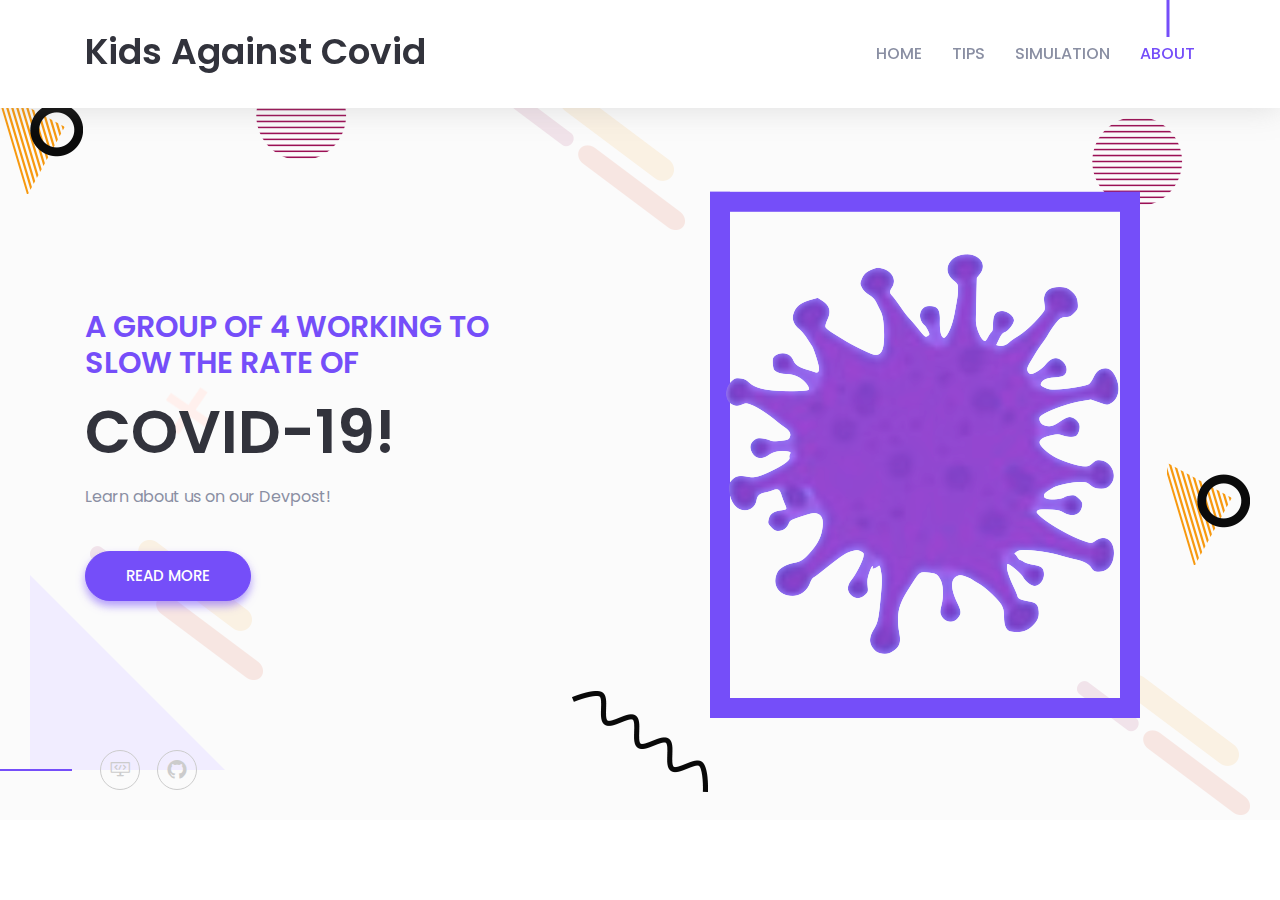
<file: about.html>
<!DOCTYPE html>
<html lang="en">
<head>
    <meta charset="UTF-8">
    <meta name="viewport" content="width=device-width, initial-scale=1.0">
    <link rel="stylesheet" type="text/css" href="index.css">
    <title>KidsAgainstCovid</title>

    <meta charset="utf-8">
    <meta http-equiv="x-ua-compatible" content="ie=edge">
    <meta name="description" content="">
    <meta name="viewport" content="width=device-width, initial-scale=1, shrink-to-fit=no">

    <!--====== Favicon Icon ======-->
    <link rel="shortcut icon" href="assets/images/favicon.png" type="image/png">

    <!--====== Bootstrap css ======-->
    <link rel="stylesheet" href="assets/css/bootstrap.min.css">

    <!--====== Line Icons css ======-->
    <link rel="stylesheet" href="assets/css/LineIcons.css">

    <!--====== Magnific Popup css ======-->
    <link rel="stylesheet" href="assets/css/magnific-popup.css">

    <!--====== Default css ======-->
    <link rel="stylesheet" href="assets/css/default.css">

    <!--====== Style css ======-->
    <link rel="stylesheet" href="assets/css/style.css">

</head>
<body>
    
    

    <!--====== HEADER PART START ======-->

    <header id="home" class="header-area">
        <div class="navigation fixed-top">
            <div class="container">
                <div class="row">
                    <div class="col-lg-12">
                        <nav class="navbar navbar-expand-lg">
                            <a class="navbar-brand" href="index.html">
                                <h2>Kids Against Covid</h2>
                            </a> <!-- Logo -->
                            <button class="navbar-toggler" type="button" data-toggle="collapse" data-target="#navbarSupportedContent" aria-controls="navbarSupportedContent" aria-expanded="false" aria-label="Toggle navigation">
                                <span class="toggler-icon"></span>
                                <span class="toggler-icon"></span>
                                <span class="toggler-icon"></span>
                            </button>

                            <div class="collapse navbar-collapse" id="navbarSupportedContent">
                                <ul class="navbar-nav ml-auto">
                                    <li class="nav-item"><a class="page-scroll" href="index.html">Home</a></li>
                                    <li class="nav-item"><a class="page-scroll" href="tips.html">Tips</a></li>
                                    <li class="nav-item"><a class="page-scroll" href="simulation.html">Simulation</a></li>
                                    <li class="nav-item active"><a class="page-scroll" href="about.html">About</a></li>
                                </ul>
                            </div> <!-- navbar collapse -->
                        </nav> <!-- navbar -->
                    </div>
                </div> <!-- row -->
            </div> <!-- container -->
        </div> <!-- navigation -->

        <div id="parallax" class="header-content d-flex align-items-center">
            <div class="header-shape shape-one layer" data-depth="0.10">
                <img src="assets/images/banner/shape/shape-1.png" alt="Shape">
            </div> <!-- header shape -->
            <div class="header-shape shape-tow layer" data-depth="0.30">
                <img src="assets/images/banner/shape/shape-2.png" alt="Shape">
            </div> <!-- header shape -->
            <div class="header-shape shape-three layer" data-depth="0.40">
                <img src="assets/images/banner/shape/shape-3.png" alt="Shape">
            </div> <!-- header shape -->
            <div class="header-shape shape-fore layer" data-depth="0.60">
                <img src="assets/images/banner/shape/shape-2.png" alt="Shape">
            </div> <!-- header shape -->
            <div class="header-shape shape-five layer" data-depth="0.20">
                <img src="assets/images/banner/shape/shape-1.png" alt="Shape">
            </div> <!-- header shape -->
            <div class="header-shape shape-six layer" data-depth="0.15">
                <img src="assets/images/banner/shape/shape-4.png" alt="Shape">
            </div> <!-- header shape -->
            <div class="header-shape shape-seven layer" data-depth="0.50">
                <img src="assets/images/banner/shape/shape-5.png" alt="Shape">
            </div> <!-- header shape -->
            <div class="header-shape shape-eight layer" data-depth="0.40">
                <img src="assets/images/banner/shape/shape-3.png" alt="Shape">
            </div> <!-- header shape -->
            <div class="header-shape shape-nine layer" data-depth="0.20">
                <img src="assets/images/banner/shape/shape-6.png" alt="Shape">
            </div> <!-- header shape -->
            <div class="header-shape shape-ten layer" data-depth="0.30">
                <img src="assets/images/banner/shape/shape-3.png" alt="Shape">
            </div> <!-- header shape -->
            <div class="container">
                <div class="row align-items-center">
                    <div class="col-xl-5 col-lg-6">
                        <div class="header-content-right">
                            <h4 class="sub-title">A group of 4 working to slow the rate of</h4>
                            <h1 class="title">COVID-19!</h1>
                            <p>Learn about us on our Devpost!</p>
                            <a class="main-btn" href="https://devpost.com/software/kidsagainstcovid">Read More</a>
                        </div> <!-- header content right -->
                    </div>
                    <div class="col-lg-6 offset-xl-1">
                        <div class="header-image d-none d-lg-block">
                            <img src="assets/images/banner/hero.png" alt="hero">
                        </div> <!-- header image -->
                    </div>
                </div> <!-- row -->
       
    </div> <!-- container -->
    <div class="header-social">
        <div class="container">
            <div class="row">
                <div class="col-lg-12">
                    <div class="header-social-icon">
                        <ul>
                            <li><a href="https://devpost.com/software/kidsagainstcovid"><i class="lni-code-alt"></i></a></li>
                            <li><a href="https://github.com/catrionachan/KidsAgainstCovid"><i class="lni-github-original"></i></a></li>
                        </ul>
                    </div> <!-- header social -->
                </div>
            </div> <!-- row -->
        </div> <!-- container -->
    </div> <!-- header social -->
</div> <!-- header content -->
</header>

    <!--====== HEADER PART ENDS ======-->   

</body>
</html>
</file>
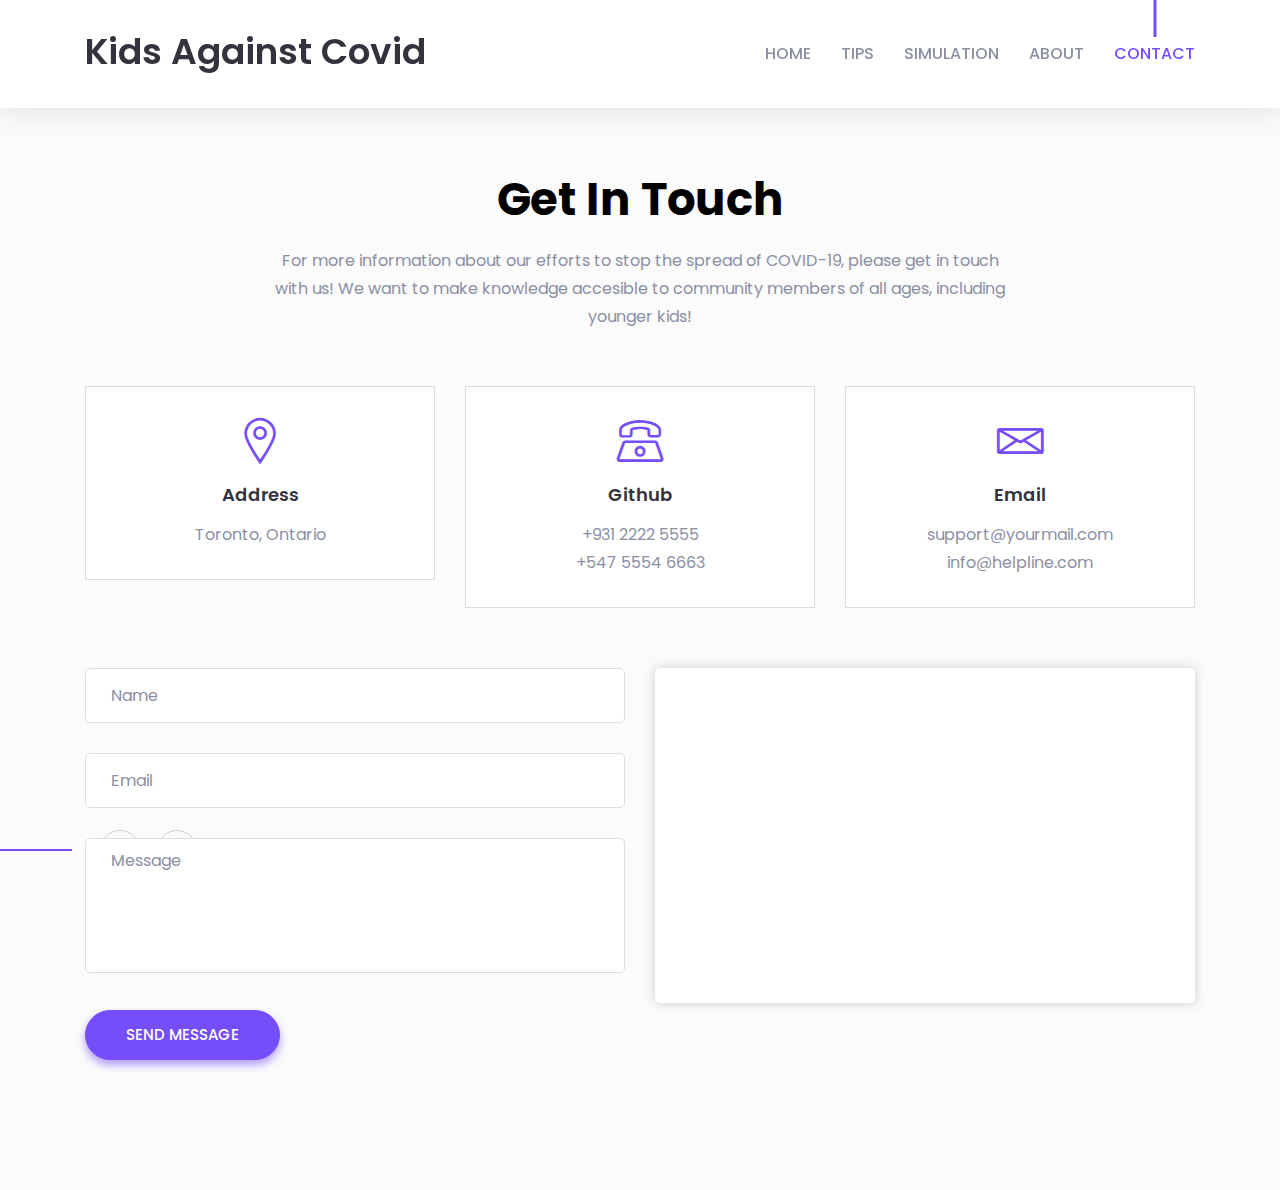
<file: contact.html>
<!DOCTYPE html>
<html lang="en">
<head>
    <meta charset="UTF-8">
    <meta name="viewport" content="width=device-width, initial-scale=1.0">
    <link rel="stylesheet" type="text/css" href="index.css">
    <title>KidsAgainstCovid</title>

    <meta charset="utf-8">
    <meta http-equiv="x-ua-compatible" content="ie=edge">
    <meta name="description" content="">
    <meta name="viewport" content="width=device-width, initial-scale=1, shrink-to-fit=no">

    <!--====== Favicon Icon ======-->
    <link rel="shortcut icon" href="assets/images/favicon.png" type="image/png">

    <!--====== Bootstrap css ======-->
    <link rel="stylesheet" href="assets/css/bootstrap.min.css">

    <!--====== Line Icons css ======-->
    <link rel="stylesheet" href="assets/css/LineIcons.css">

    <!--====== Magnific Popup css ======-->
    <link rel="stylesheet" href="assets/css/magnific-popup.css">

    <!--====== Default css ======-->
    <link rel="stylesheet" href="assets/css/default.css">

    <!--====== Style css ======-->
    <link rel="stylesheet" href="assets/css/style.css">

</head>
<body>
    
    

    <!--====== HEADER PART START ======-->

    <header id="home" class="header-area">
        <div class="navigation fixed-top">
            <div class="container">
                <div class="row">
                    <div class="col-lg-12">
                        <nav class="navbar navbar-expand-lg">
                            <a class="navbar-brand" href="index.html">
                                <h2>Kids Against Covid</h2>
                            </a> <!-- Logo -->
                            <button class="navbar-toggler" type="button" data-toggle="collapse" data-target="#navbarSupportedContent" aria-controls="navbarSupportedContent" aria-expanded="false" aria-label="Toggle navigation">
                                <span class="toggler-icon"></span>
                                <span class="toggler-icon"></span>
                                <span class="toggler-icon"></span>
                            </button>

                            <div class="collapse navbar-collapse" id="navbarSupportedContent">
                                <ul class="navbar-nav ml-auto">
                                    <li class="nav-item"><a class="page-scroll" href="index.html">Home</a></li>
                                    <li class="nav-item"><a class="page-scroll" href="tips.html">Tips</a></li>
                                    <li class="nav-item"><a class="page-scroll" href="simulation.html">Simulation</a></li>
                                    <li class="nav-item"><a class="page-scroll" href="about.html">About</a></li>
                                    <li class="nav-item active"><a class="page-scroll" href="contact.html">Contact</a></li>
                                </ul>
                            </div> <!-- navbar collapse -->
                        </nav> <!-- navbar -->
                    </div>
                </div> <!-- row -->
            </div> <!-- container -->
        </div> <!-- navigation -->
       
            </div> <!-- container -->
            <div class="header-social">
                <div class="container">
                    <div class="row">
                        <div class="col-lg-12">
                            <div class="header-social-icon">
                                <ul>
                                    <li><a href="https://devpost.com/software/kidsagainstcovid"><i class="lni-code-alt"></i></a></li>
                                    <li><a href="https://github.com/catrionachan/KidsAgainstCovid"><i class="lni-github-original"></i></a></li>
                                </ul>
                            </div> <!-- header social -->
                        </div>
                    </div> <!-- row -->
                </div> <!-- container -->
            </div> <!-- header social -->
        </div> <!-- header content -->
    </header>

    <!--====== HEADER PART ENDS ======-->   

 <!--====== CONTACT PART START ======-->

 <section id="contact" class="contact-area pt-125 pb-130 gray-bg">
    <div class="container">
        <div class="row justify-content-center">
            <div class="col-lg-8">
                <div class="section-title text-center pb-25">
                    <br>
                    <br>
                    <h2 class="title">Get In Touch</h2>
                    <p>For more information about our efforts to stop the spread of COVID-19, please get in touch with us! We want to make knowledge accesible to community members of all ages, including younger kids!</p>
                </div> <!-- section title -->
            </div>
        </div> <!-- row -->
        <div class="row justify-content-center">
            <div class="col-lg-4 col-md-6 col-sm-7">
                <div class="contact-box text-center mt-30">
                    <div class="contact-icon">
                        <i class="lni-map-marker"></i>
                    </div>
                    <div class="contact-content">
                        <h6 class="contact-title">Address</h6>
                        <p>Toronto, Ontario</p>
                    </div>
                </div> <!-- contact box -->
            </div>
            <div class="col-lg-4 col-md-6 col-sm-7">
                <div class="contact-box text-center mt-30">
                    <div class="contact-icon">
                        <i class="lni-phone"></i>
                    </div>
                    <div class="contact-content">
                        <h6 class="contact-title">Github</h6>
                        <p>+931 2222 5555</p>
                        <p>+547 5554 6663</p>
                    </div>
                </div> <!-- contact box -->
            </div>
            <div class="col-lg-4 col-md-6 col-sm-7">
                <div class="contact-box text-center mt-30">
                    <div class="contact-icon">
                        <i class="lni-envelope"></i>
                    </div>
                    <div class="contact-content">
                        <h6 class="contact-title">Email</h6>
                        <p>support@yourmail.com</p>
                        <p>info@helpline.com</p>
                    </div>
                </div> <!-- contact box -->
            </div>
        </div> <!-- row -->
        <div class="row">
            <div class="col-lg-6">
                <div class="contact-form pt-30">
                    <form id="contact-form" action="assets/contact.php">
                        <div class="single-form">
                            <input type="text" name="name" placeholder="Name">
                        </div> <!-- single form -->
                        <div class="single-form">
                            <input type="email" name="email" placeholder="Email">
                        </div> <!-- single form -->
                        <div class="single-form">
                            <textarea name="message" placeholder="Message"></textarea>
                        </div> <!-- single form -->
                        <p class="form-message"></p>
                        <div class="single-form">
                            <button class="main-btn" type="submit">Send Message</button>
                        </div> <!-- single form -->
                    </form>
                </div> <!-- contact form -->
            </div>
            <div class="col-lg-6">
                <div class="contact-map mt-60">
                    <div class="gmap_canvas">                            
                        <iframe id="gmap_canvas" src="https://maps.google.com/maps?q=Mission%20District%2C%20San%20Francisco%2C%20CA%2C%20USA&t=&z=13&ie=UTF8&iwloc=&output=embed" frameborder="0" scrolling="no" marginheight="0" marginwidth="0"></iframe>
                    </div>
                </div> <!-- contact map -->
            </div>
        </div> <!-- row -->
    </div> <!-- container -->
</section>

<!--====== CONTACT PART ENDS ======-->

</body>
</html>
</file>
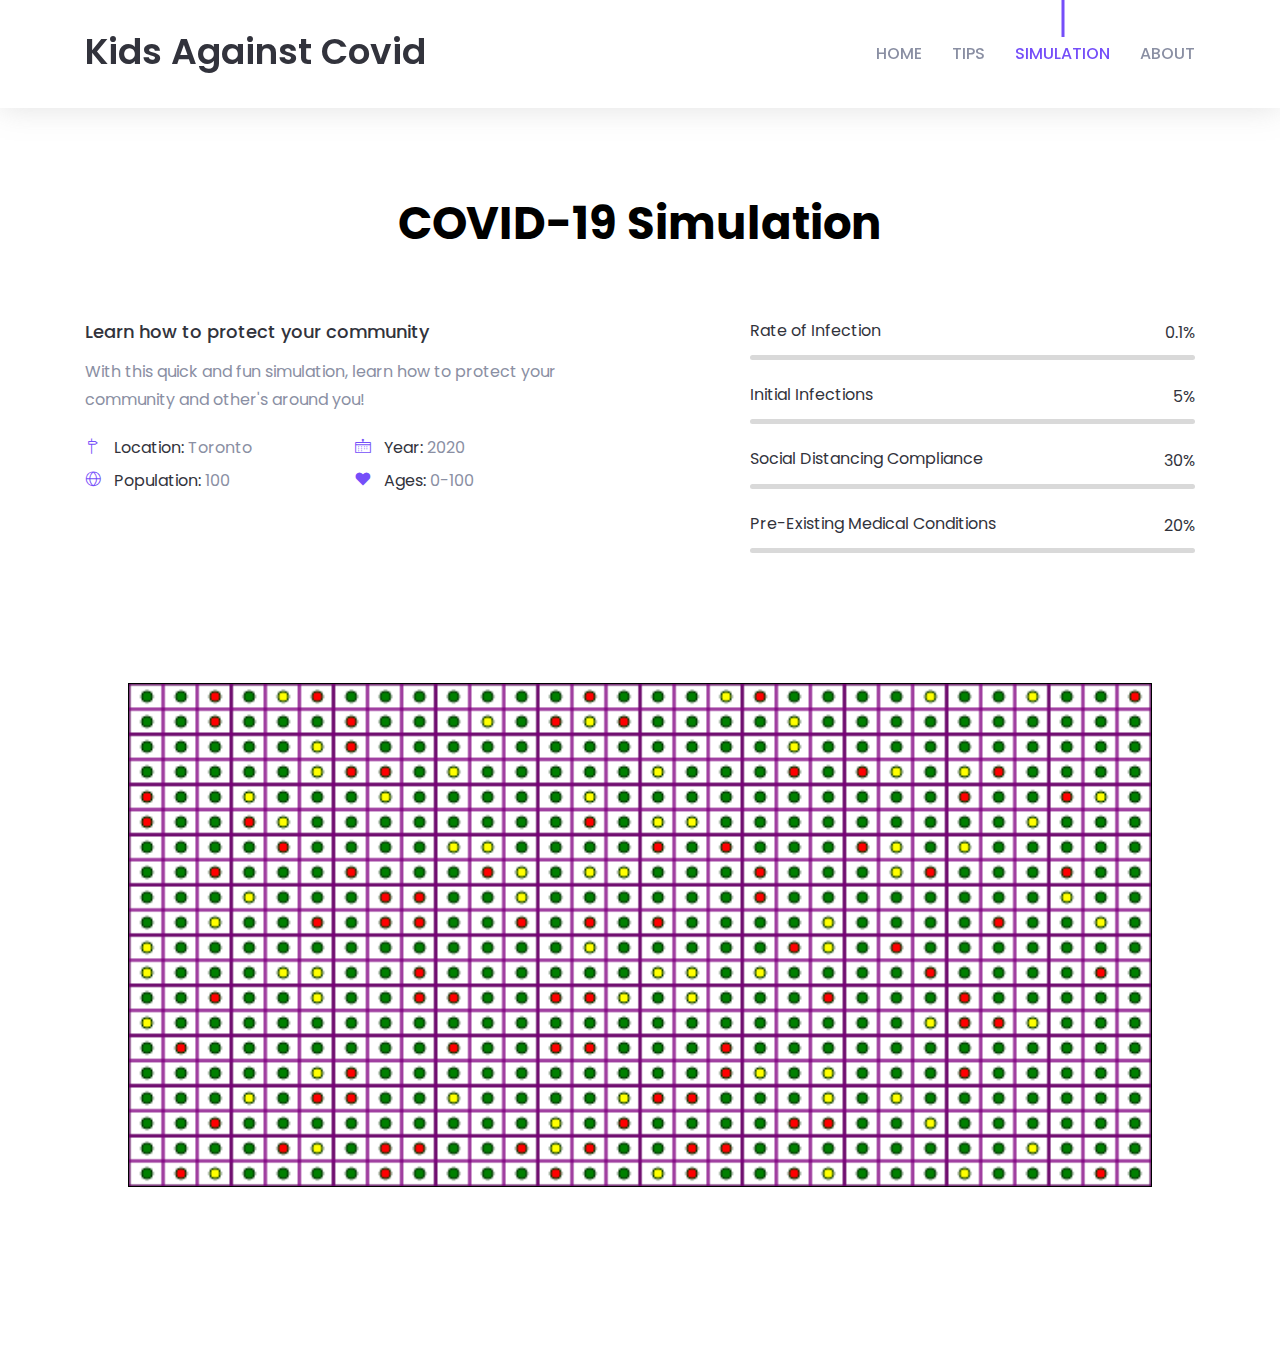
<file: simulation.html>
<!DOCTYPE html>
<html lang="en">
<head>
    <meta charset="UTF-8">
    <meta name="viewport" content="width=device-width, initial-scale=1.0">
    <link rel="stylesheet" type="text/css" href="index.css">
    <script src="draw.js"></script>
    <script src="grid.js"></script>
    <script src="simulation.js"></script>
    <title>KidsAgainstCovid</title>

    <meta charset="utf-8">
    <meta http-equiv="x-ua-compatible" content="ie=edge">
    <meta name="description" content="">
    <meta name="viewport" content="width=device-width, initial-scale=1, shrink-to-fit=no">

    <!--====== Favicon Icon ======-->
    <link rel="shortcut icon" href="assets/images/favicon.png" type="image/png">

    <!--====== Bootstrap css ======-->
    <link rel="stylesheet" href="assets/css/bootstrap.min.css">

    <!--====== Line Icons css ======-->
    <link rel="stylesheet" href="assets/css/LineIcons.css">

    <!--====== Magnific Popup css ======-->
    <link rel="stylesheet" href="assets/css/magnific-popup.css">

    <!--====== Default css ======-->
    <link rel="stylesheet" href="assets/css/default.css">

    <!--====== Style css ======-->
    <link rel="stylesheet" href="assets/css/style.css">

</head>
<body>
    
    

     
    <!--====== HEADER PART START ======-->

    <header id="home" class="header-area">
        <div class="navigation fixed-top">
            <div class="container">
                <div class="row">
                    <div class="col-lg-12">
                        <nav class="navbar navbar-expand-lg">
                            <a class="navbar-brand" href="index.html">
                                <h2>Kids Against Covid</h2>
                            </a> <!-- Logo -->
                            <button class="navbar-toggler" type="button" data-toggle="collapse" data-target="#navbarSupportedContent" aria-controls="navbarSupportedContent" aria-expanded="false" aria-label="Toggle navigation">
                                <span class="toggler-icon"></span>
                                <span class="toggler-icon"></span>
                                <span class="toggler-icon"></span>
                            </button>

                            <div class="collapse navbar-collapse" id="navbarSupportedContent">
                                <ul class="navbar-nav ml-auto">
                                    <li class="nav-item"><a class="page-scroll" href="index.html">Home</a></li>
                                    <li class="nav-item"><a class="page-scroll" href="tips.html">Tips</a></li>
                                    <li class="nav-item active"><a class="page-scroll" href="simulation.html">Simulation</a></li>
                                    <li class="nav-item"><a class="page-scroll" href="about.html">About</a></li>
                                </ul>
                            </div> <!-- navbar collapse -->
                        </nav> <!-- navbar -->
                    </div>
                </div> <!-- row -->
            </div> <!-- container -->
        </div> <!-- navigation -->

       
  
</div> <!-- header content -->
</header>

    <!--====== HEADER PART ENDS ======-->   

      <!--====== ABOUT PART START ======-->

      <section id="about" class="about-area pt-125 pb-130">
        <div class="container">
            <div class="row justify-content-center">
                <div class="col-lg-8">
                    <div class="section-title text-center">
                        <br>
                        <br>
                        <br>
                        <h2 class="title">COVID-19 Simulation</h2>
                        <p></p>
                    </div> <!-- section title -->
                </div>
            </div> <!-- row -->
            <div class="row">
                <div class="col-lg-6">
                    <div class="about-content mt-50">
                        <h5 class="about-title">Learn how to protect your community</h5>
                        <p>With this quick and fun simulation, learn how to protect your community and other's around you!</p>
                        <ul class="clearfix">
                            <li>
                                <div class="single-info d-flex align-items-center">
                                    <div class="info-icon">
                                        <i class="lni-direction"></i>
                                    </div>
                                    <div class="info-text">
                                        <p><span>Location:</span> Toronto</p>
                                    </div>
                                </div> <!-- single info -->
                            </li>
                            <li>
                                <div class="single-info d-flex align-items-center">
                                    <div class="info-icon">
                                        <i class="lni-calendar"></i>
                                    </div>
                                    <div class="info-text">
                                        <p><span>Year:</span> 2020</p>
                                    </div>
                                </div> <!-- single info -->
                            </li>
                            <li>
                                <div class="single-info d-flex align-items-center">
                                    <div class="info-icon">
                                        <i class="lni-world"></i>
                                    </div>
                                    <div class="info-text">
                                        <p><span>Population:</span> 100</p>
                                    </div>
                                </div> <!-- single info -->
                            </li>
                            <li>
                                <div class="single-info d-flex align-items-center">
                                    <div class="info-icon">
                                        <i class="lni-heart-filled"></i>
                                    </div>
                                    <div class="info-text">
                                        <p><span>Ages:</span> 0-100</p>
                                    </div>
                                </div> <!-- single info -->
                            </li>
                        </ul>
                    </div> <!-- about content -->
                </div>
                <div class="col-xl-5 offset-xl-1 col-lg-6">
                    <div class="about-skills pt-25">
                        <div class="skill-item mt-25">
                            <div class="skill-header">
                                <h6 class="skill-title">Rate of Infection</h6>
                                <div class="skill-percentage">
                                    <div class="count-box counted">
                                        <span class="counter">0.1</span>
                                    </div>
                                    %
                                </div>
                            </div>
                            <div class="skill-bar">
                                <div class="bar-inner">
                                    <div class="bar progress-line" data-width="80"></div>
                                </div>
                            </div>
                        </div> <!-- skill item -->
                        <div class="skill-item mt-25">
                            <div class="skill-header">
                                <h6 class="skill-title">Initial Infections</h6>
                                <div class="skill-percentage">
                                    <div class="count-box counted">
                                        <span class="counter">5</span>
                                    </div>
                                    %
                                </div>
                            </div>
                            <div class="skill-bar">
                                <div class="bar-inner">
                                    <div class="bar progress-line" data-width="60"></div>
                                </div>
                            </div>
                        </div> <!-- skill item -->
                        <div class="skill-item mt-25">
                            <div class="skill-header">
                                <h6 class="skill-title">Social Distancing Compliance</h6>
                                <div class="skill-percentage">
                                    <div class="count-box counted">
                                        <span class="counter">30</span>
                                    </div>
                                    %
                                </div>
                            </div>
                            <div class="skill-bar">
                                <div class="bar-inner">
                                    <div class="bar progress-line" data-width="50"></div>
                                </div>
                            </div>
                        </div> <!-- skill item -->
                        <div class="skill-item mt-25">
                            <div class="skill-header">
                                <h6 class="skill-title">Pre-Existing Medical Conditions</h6>
                                <div class="skill-percentage">
                                    <div class="count-box counted">
                                        <span class="counter">20</span>
                                    </div>
                                    %
                                </div>
                            </div>
                            <div class="skill-bar">
                                <div class="bar-inner">
                                    <div class="bar progress-line" data-width="90"></div>
                                </div>
                            </div>
                        </div> <!-- skill item -->
                    </div> <!-- about skills -->
                </div>
            </div> <!-- row -->
        </div> <!-- container -->
    </section>

    <!--====== ABOUT PART ENDS ======-->
 
    <canvas id="myCanvas" width="570" height="280" style="border:1px solid #000000;"></canvas>
    
          <body onload="draw();">
            <canvas id="circle" width="150" height="150"></canvas>
            </body>

    </div>

</body>


</html>
</file>
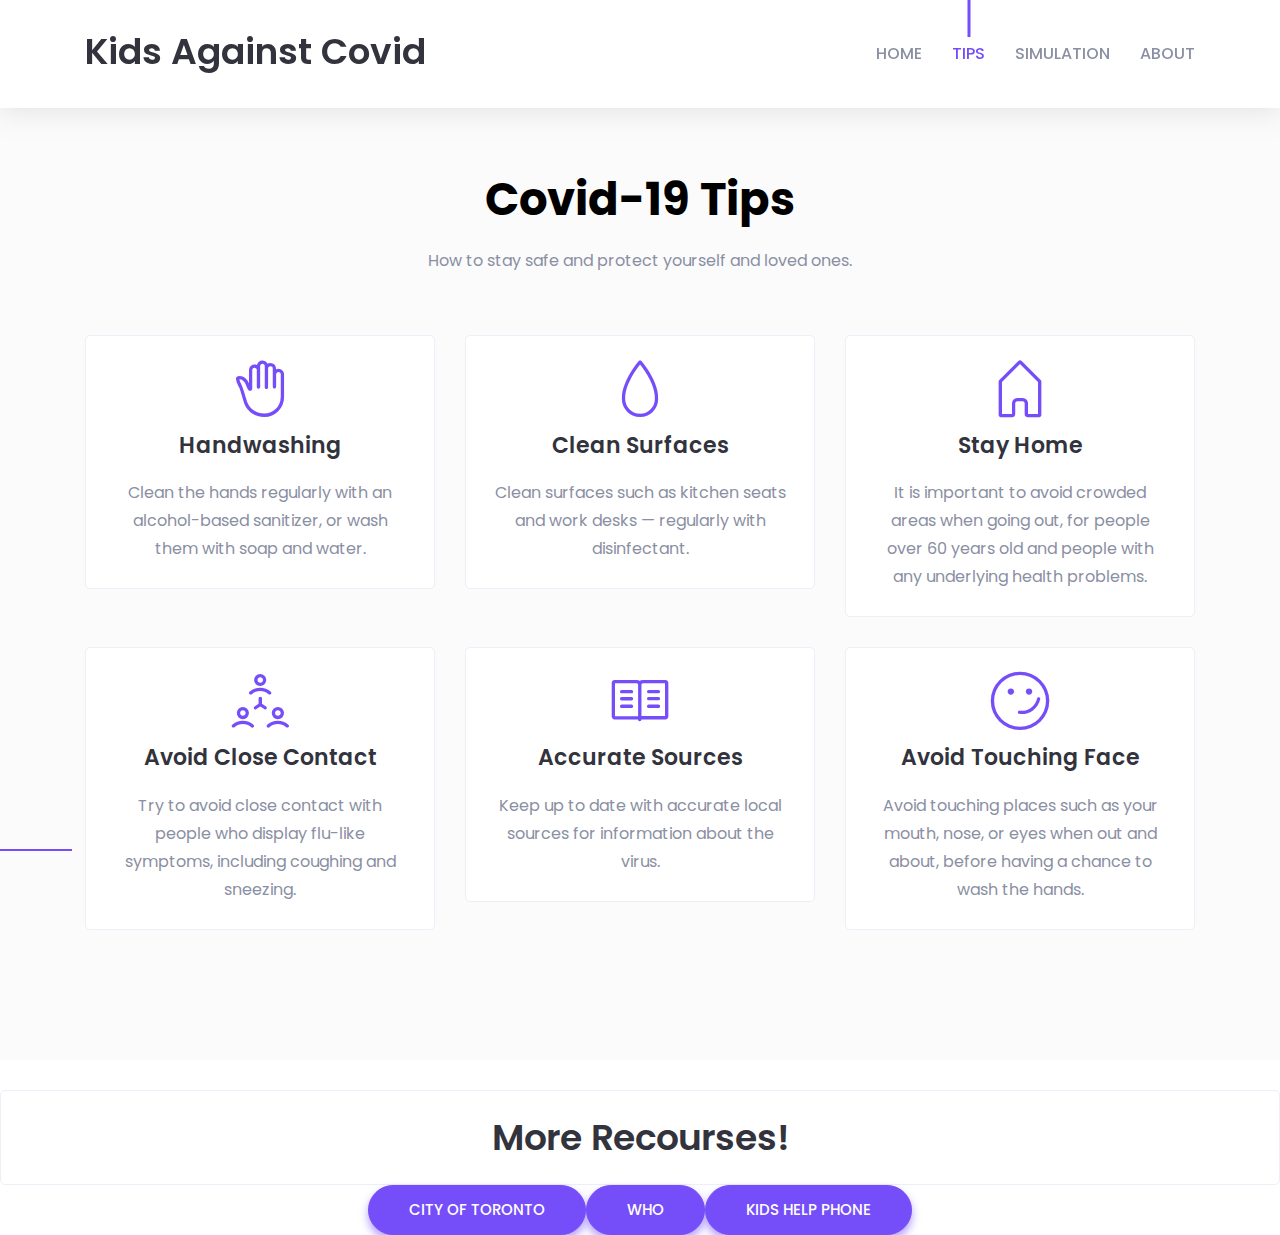
<file: tips.html>
<!DOCTYPE html>
<html lang="en">
<head>
    <meta charset="UTF-8">
    <meta name="viewport" content="width=device-width, initial-scale=1.0">
    <link rel="stylesheet" type="text/css" href="index.css">
    <title>KidsAgainstCovid</title>

    <meta charset="utf-8">
    <meta http-equiv="x-ua-compatible" content="ie=edge">
    <meta name="description" content="">
    <meta name="viewport" content="width=device-width, initial-scale=1, shrink-to-fit=no">

    <!--====== Favicon Icon ======-->
    <link rel="shortcut icon" href="assets/images/favicon.png" type="image/png">

    <!--====== Bootstrap css ======-->
    <link rel="stylesheet" href="assets/css/bootstrap.min.css">

    <!--====== Line Icons css ======-->
    <link rel="stylesheet" href="assets/css/LineIcons.css">

    <!--====== Magnific Popup css ======-->
    <link rel="stylesheet" href="assets/css/magnific-popup.css">

    <!--====== Default css ======-->
    <link rel="stylesheet" href="assets/css/default.css">

    <!--====== Style css ======-->
    <link rel="stylesheet" href="assets/css/style.css">

</head>
<body>
    
    

    <!--====== HEADER PART START ======-->

    <header id="home" class="header-area">
        <div class="navigation fixed-top">
            <div class="container">
                <div class="row">
                    <div class="col-lg-12">
                        <nav class="navbar navbar-expand-lg">
                            <a class="navbar-brand" href="index.html">
                                <h2>Kids Against Covid</h2>
                            </a> <!-- Logo -->
                            <button class="navbar-toggler" type="button" data-toggle="collapse" data-target="#navbarSupportedContent" aria-controls="navbarSupportedContent" aria-expanded="false" aria-label="Toggle navigation">
                                <span class="toggler-icon"></span>
                                <span class="toggler-icon"></span>
                                <span class="toggler-icon"></span>
                            </button>

                            <div class="collapse navbar-collapse" id="navbarSupportedContent">
                                <ul class="navbar-nav ml-auto">
                                    <li class="nav-item"><a class="page-scroll" href="index.html">Home</a></li>
                                    <li class="nav-item active"><a class="page-scroll" href="tips.html">Tips</a></li>
                                    <li class="nav-item"><a class="page-scroll" href="simulation.html">Simulation</a></li>
                                    <li class="nav-item"><a class="page-scroll" href="about.html">About</a></li>
                                </ul>
                            </div> <!-- navbar collapse -->
                        </nav> <!-- navbar -->
                    </div>
                </div> <!-- row -->
            </div> <!-- container -->
        </div> <!-- navigation -->

    </div> <!-- container -->
    <div class="header-social">
        <div class="container">
            <div class="row">
                <div class="col-lg-12">
                    <div class="header-social-icon">
                        <ul>
                            <li><a href="https://devpost.com/software/kidsagainstcovid"><i class="lni-code-alt"></i></a></li>
                            <li><a href="https://github.com/catrionachan/KidsAgainstCovid"><i class="lni-github-original"></i></a></li>
                        </ul>
                    </div> <!-- header social -->
                </div>
            </div> <!-- row -->
        </div> <!-- container -->
    </div> <!-- header social -->
</div> <!-- header content -->
</header>

    <!--====== HEADER PART ENDS ======-->   

    <!--====== SERVICES PART START ======-->

    <section id="service" class="services-area gray-bg pt-125 pb-130">
        <div class="container">
            <div class="row justify-content-center">
                <div class="col-lg-8">
                    <div class="section-title text-center pb-30">
                        <br>
                        <br>
                        <h2 class="title">Covid-19 Tips</h2>
                        <p>How to stay safe and protect yourself and loved ones.</p>
                    </div> <!-- section title -->
                </div>
            </div> <!-- row -->
            <div class="row justify-content-center">
                <div class="col-lg-4 col-md-6 col-sm-8">
                    <div class="single-service text-center mt-30">
                        <div class="service-icon">
                            <i class="lni-hand"></i>
                        </div>
                        <div class="service-content">
                            <h4 class="service-title"><a href="#">Handwashing</a></h4>
                            <p>Clean the hands regularly with an alcohol-based sanitizer, or wash them with soap and water.</p>
                        </div>
                    </div> <!-- single service -->
                </div>
                <div class="col-lg-4 col-md-6 col-sm-8">
                    <div class="single-service text-center mt-30">
                        <div class="service-icon">
                            <i class="lni-drop"></i>
                        </div>
                        <div class="service-content">
                            <h4 class="service-title"><a href="#contact">Clean Surfaces</a></h4>
                            <p>Clean surfaces such as kitchen seats and work desks — regularly with disinfectant.</p>
                        </div>
                    </div> <!-- single service -->
                </div>
                <div class="col-lg-4 col-md-6 col-sm-8">
                    <div class="single-service text-center mt-30">
                        <div class="service-icon">
                            <i class="lni-home"></i>
                        </div>
                        <div class="service-content">
                            <h4 class="service-title"><a href="#">Stay Home</a></h4>
                            <p>It is important to avoid crowded areas when going out, for people over 60 years old and people with any underlying health problems.</p>
                        </div>
                    </div> <!-- single service -->
                </div>
                <div class="col-lg-4 col-md-6 col-sm-8">
                    <div class="single-service text-center mt-30">
                        <div class="service-icon">
                            <i class="lni-network"></i>
                        </div>
                        <div class="service-content">
                            <h4 class="service-title"><a href="#">Avoid Close Contact</a></h4>
                            <p>Try to avoid close contact with people who display flu-like symptoms, including coughing and sneezing.</p>
                        </div>
                    </div> <!-- single service -->
                </div>
                <div class="col-lg-4 col-md-6 col-sm-8">
                    <div class="single-service text-center mt-30">
                        <div class="service-icon">
                            <i class="lni-library"></i>
                        </div>
                        <div class="service-content">
                            <h4 class="service-title"><a href="#">Accurate Sources</a></h4>
                            <p>Keep up to date with accurate local sources for information about the virus.</p>
                        </div>
                    </div> <!-- single service -->
                </div>
                <div class="col-lg-4 col-md-6 col-sm-8">
                    <div class="single-service text-center mt-30">
                        <div class="service-icon">
                            <i class="lni-emoji-friendly"></i>
                        </div>
                        <div class="service-content">
                            <h4 class="service-title"><a href="#">Avoid Touching Face</a></h4>
                            <p>Avoid touching places such as your mouth, nose, or eyes when out and about, before having a chance to wash the hands.</p>
                        </div>
                    </div> <!-- single service -->
                </div>
            </div> <!-- row -->
        </div> <!-- container -->
    </section>
     </div> <!-- header shape -->
           <div class="row justify-content-center">
            <div class="col-lg-12">
                    <div class="single-service text-center mt-30">
                      <h2 class="title">More Recourses!</h2>
                    </div>
                    </div>
                        <a class="main-btn" href="https://www.toronto.ca/home/covid-19/vid">City of Toronto</a> 
                        <a class="main-btn" href="https://www.who.int/health-topics/coronavirus#tab=tab_1">WHO</a>   
                        <a class="main-btn" href="https://kidshelpphone.ca/">Kids Help Phone</a>
                      </div>
            </div> <!-- header content right -->
     </div>
    </div>
    <!--====== SERVICES PART ENDS ======-->

</body>
</html>
</file>
<file: index.css>
@import url("https://fonts.googleapis.com/css?family=Poppins:400,500,600,700,800");
h1 {
  font-family: "Poppins", sans-serif;
  font-weight: normal;
  font-style: normal;
  color: #8a8fa3; }
</file>
<file: assets/css/default.css>
/* Deafult Margin & Padding */
/*-- Margin Top --*/
.mt-5 {
	margin-top: 5px;
}
.mt-10 {
	margin-top: 10px;
}
.mt-15 {
	margin-top: 15px;
}
.mt-20 {
	margin-top: 20px;
}
.mt-25 {
	margin-top: 25px;
}
.mt-30 {
	margin-top: 30px;
}
.mt-35 {
	margin-top: 35px;
}
.mt-40 {
	margin-top: 40px;
}
.mt-45 {
	margin-top: 45px;
}
.mt-50 {
	margin-top: 50px;
}
.mt-55 {
	margin-top: 55px;
}
.mt-60 {
	margin-top: 60px;
}
.mt-65 {
	margin-top: 65px;
}
.mt-70 {
	margin-top: 70px;
}
.mt-75 {
	margin-top: 75px;
}
.mt-80 {
	margin-top: 80px;
}
.mt-85 {
	margin-top: 85px;
}
.mt-90 {
	margin-top: 90px;
}
.mt-95 {
	margin-top: 95px;
}
.mt-100 {
	margin-top: 100px;
}
.mt-105 {
	margin-top: 105px;
}
.mt-110 {
	margin-top: 110px;
}
.mt-115 {
	margin-top: 115px;
}
.mt-120 {
	margin-top: 120px;
}
.mt-125 {
	margin-top: 125px;
}
.mt-130 {
	margin-top: 130px;
}
.mt-135 {
	margin-top: 135px;
}
.mt-140 {
	margin-top: 140px;
}
.mt-145 {
	margin-top: 145px;
}
.mt-150 {
	margin-top: 150px;
}
.mt-155 {
	margin-top: 155px;
}
.mt-160 {
	margin-top: 160px;
}
.mt-165 {
	margin-top: 165px;
}
.mt-170 {
	margin-top: 170px;
}
.mt-175 {
	margin-top: 175px;
}
.mt-180 {
	margin-top: 180px;
}
.mt-185 {
	margin-top: 185px;
}
.mt-190 {
	margin-top: 190px;
}
.mt-195 {
	margin-top: 195px;
}
.mt-200 {
	margin-top: 200px;
}
/*-- Margin Bottom --*/

.mb-5 {
	margin-bottom: 5px;
}
.mb-10 {
	margin-bottom: 10px;
}
.mb-15 {
	margin-bottom: 15px;
}
.mb-20 {
	margin-bottom: 20px;
}
.mb-25 {
	margin-bottom: 25px;
}
.mb-30 {
	margin-bottom: 30px;
}
.mb-35 {
	margin-bottom: 35px;
}
.mb-40 {
	margin-bottom: 40px;
}
.mb-45 {
	margin-bottom: 45px;
}
.mb-50 {
	margin-bottom: 50px;
}
.mb-55 {
	margin-bottom: 55px;
}
.mb-60 {
	margin-bottom: 60px;
}
.mb-65 {
	margin-bottom: 65px;
}
.mb-70 {
	margin-bottom: 70px;
}
.mb-75 {
	margin-bottom: 75px;
}
.mb-80 {
	margin-bottom: 80px;
}
.mb-85 {
	margin-bottom: 85px;
}
.mb-90 {
	margin-bottom: 90px;
}
.mb-95 {
	margin-bottom: 95px;
}
.mb-100 {
	margin-bottom: 100px;
}
.mb-105 {
	margin-bottom: 105px;
}
.mb-110 {
	margin-bottom: 110px;
}
.mb-115 {
	margin-bottom: 115px;
}
.mb-120 {
	margin-bottom: 120px;
}
.mb-125 {
	margin-bottom: 125px;
}
.mb-130 {
	margin-bottom: 130px;
}
.mb-135 {
	margin-bottom: 135px;
}
.mb-140 {
	margin-bottom: 140px;
}
.mb-145 {
	margin-bottom: 145px;
}
.mb-150 {
	margin-bottom: 150px;
}
.mb-155 {
	margin-bottom: 155px;
}
.mb-160 {
	margin-bottom: 160px;
}
.mb-165 {
	margin-bottom: 165px;
}
.mb-170 {
	margin-bottom: 170px;
}
.mb-175 {
	margin-bottom: 175px;
}
.mb-180 {
	margin-bottom: 180px;
}
.mb-185 {
	margin-bottom: 185px;
}
.mb-190 {
	margin-bottom: 190px;
}
.mb-195 {
	margin-bottom: 195px;
}
.mb-200 {
	margin-bottom: 200px;
}
/*-- margin left --*/
.ml-5 {
	margin-left: 5px;
}
.ml-10 {
	margin-left: 10px;
}
.ml-15 {
	margin-left: 15px;
}
.ml-20 {
	margin-left: 20px;
}
.ml-25 {
	margin-left: 25px;
}
.ml-30 {
	margin-left: 30px;
}
.ml-35 {
	margin-left: 35px;
}
.ml-40 {
	margin-left: 40px;
}
.ml-45 {
	margin-left: 45px;
}
.ml-50 {
	margin-left: 50px;
}
.ml-55 {
	margin-left: 55px;
}
.ml-60 {
	margin-left: 60px;
}
.ml-65 {
	margin-left: 65px;
}
.ml-70 {
	margin-left: 70px;
}
.ml-75 {
	margin-left: 75px;
}
.ml-80 {
	margin-left: 80px;
}
.ml-85 {
	margin-left: 85px;
}
.ml-90 {
	margin-left: 90px;
}
.ml-95 {
	margin-left: 95px;
}
.ml-100 {
	margin-left: 100px;
}
.ml-105 {
	margin-left: 105px;
}
.ml-110 {
	margin-left: 110px;
}
.ml-115 {
	margin-left: 115px;
}
.ml-120 {
	margin-left: 120px;
}
.ml-125 {
	margin-left: 125px;
}
.ml-130 {
	margin-left: 130px;
}
.ml-135 {
	margin-left: 135px;
}
.ml-140 {
	margin-left: 140px;
}
.ml-145 {
	margin-left: 145px;
}
.ml-150 {
	margin-left: 150px;
}
.ml-155 {
	margin-left: 155px;
}
.ml-160 {
	margin-left: 160px;
}
.ml-165 {
	margin-left: 165px;
}
.ml-170 {
	margin-left: 170px;
}
.ml-175 {
	margin-left: 175px;
}
.ml-180 {
	margin-left: 180px;
}
.ml-185 {
	margin-left: 185px;
}
.ml-190 {
	margin-left: 190px;
}
.ml-195 {
	margin-left: 195px;
}
.ml-200 {
	margin-left: 200px;
}
/*-- margin right --*/
.mr-5 {
	margin-right: 5px;
}
.mr-10 {
	margin-right: 10px;
}
.mr-15 {
	margin-right: 15px;
}
.mr-20 {
	margin-right: 20px;
}
.mr-25 {
	margin-right: 25px;
}
.mr-30 {
	margin-right: 30px;
}
.mr-35 {
	margin-right: 35px;
}
.mr-40 {
	margin-right: 40px;
}
.mr-45 {
	margin-right: 45px;
}
.mr-50 {
	margin-right: 50px;
}
.mr-55 {
	margin-right: 55px;
}
.mr-60 {
	margin-right: 60px;
}
.mr-65 {
	margin-right: 65px;
}
.mr-70 {
	margin-right: 70px;
}
.mr-75 {
	margin-right: 75px;
}
.mr-80 {
	margin-right: 80px;
}
.mr-85 {
	margin-right: 85px;
}
.mr-90 {
	margin-right: 90px;
}
.mr-95 {
	margin-right: 95px;
}
.mr-100 {
	margin-right: 100px;
}
.mr-105 {
	margin-right: 105px;
}
.mr-110 {
	margin-right: 110px;
}
.mr-115 {
	margin-right: 115px;
}
.mr-120 {
	margin-right: 120px;
}
.mr-125 {
	margin-right: 125px;
}
.mr-130 {
	margin-right: 130px;
}
.mr-135 {
	margin-right: 135px;
}
.mr-140 {
	margin-right: 140px;
}
.mr-145 {
	margin-right: 145px;
}
.mr-150 {
	margin-right: 150px;
}
.mr-155 {
	margin-right: 155px;
}
.mr-160 {
	margin-right: 160px;
}
.mr-165 {
	margin-right: 165px;
}
.mr-170 {
	margin-right: 170px;
}
.mr-175 {
	margin-right: 175px;
}
.mr-180 {
	margin-right: 180px;
}
.mr-185 {
	margin-right: 185px;
}
.mr-190 {
	margin-right: 190px;
}
.mr-195 {
	margin-right: 195px;
}
.mr-200 {
	margin-right: 200px;
}


/*-- Padding Top --*/

.pt-5 {
	padding-top: 5px;
}
.pt-10 {
	padding-top: 10px;
}
.pt-15 {
	padding-top: 15px;
}
.pt-20 {
	padding-top: 20px;
}
.pt-25 {
	padding-top: 25px;
}
.pt-30 {
	padding-top: 30px;
}
.pt-35 {
	padding-top: 35px;
}
.pt-40 {
	padding-top: 40px;
}
.pt-45 {
	padding-top: 45px;
}
.pt-50 {
	padding-top: 50px;
}
.pt-55 {
	padding-top: 55px;
}
.pt-60 {
	padding-top: 60px;
}
.pt-65 {
	padding-top: 65px;
}
.pt-70 {
	padding-top: 70px;
}
.pt-75 {
	padding-top: 75px;
}
.pt-80 {
	padding-top: 80px;
}
.pt-85 {
	padding-top: 85px;
}
.pt-90 {
	padding-top: 90px;
}
.pt-95 {
	padding-top: 95px;
}
.pt-100 {
	padding-top: 100px;
}
.pt-105 {
	padding-top: 105px;
}
.pt-110 {
	padding-top: 110px;
}
.pt-115 {
	padding-top: 115px;
}
.pt-120 {
	padding-top: 120px;
}
.pt-125 {
	padding-top: 125px;
}
.pt-130 {
	padding-top: 130px;
}
.pt-135 {
	padding-top: 135px;
}
.pt-140 {
	padding-top: 140px;
}
.pt-145 {
	padding-top: 145px;
}
.pt-150 {
	padding-top: 150px;
}
.pt-155 {
	padding-top: 155px;
}
.pt-160 {
	padding-top: 160px;
}
.pt-165 {
	padding-top: 165px;
}
.pt-170 {
	padding-top: 170px;
}
.pt-175 {
	padding-top: 175px;
}
.pt-180 {
	padding-top: 180px;
}
.pt-185 {
	padding-top: 185px;
}
.pt-190 {
	padding-top: 190px;
}
.pt-195 {
	padding-top: 195px;
}
.pt-200 {
	padding-top: 200px;
}
/*-- Padding Bottom --*/

.pb-5 {
	padding-bottom: 5px;
}
.pb-10 {
	padding-bottom: 10px;
}
.pb-15 {
	padding-bottom: 15px;
}
.pb-20 {
	padding-bottom: 20px;
}
.pb-25 {
	padding-bottom: 25px;
}
.pb-30 {
	padding-bottom: 30px;
}
.pb-35 {
	padding-bottom: 35px;
}
.pb-40 {
	padding-bottom: 40px;
}
.pb-45 {
	padding-bottom: 45px;
}
.pb-50 {
	padding-bottom: 50px;
}
.pb-55 {
	padding-bottom: 55px;
}
.pb-60 {
	padding-bottom: 60px;
}
.pb-65 {
	padding-bottom: 65px;
}
.pb-70 {
	padding-bottom: 70px;
}
.pb-75 {
	padding-bottom: 75px;
}
.pb-80 {
	padding-bottom: 80px;
}
.pb-85 {
	padding-bottom: 85px;
}
.pb-90 {
	padding-bottom: 90px;
}
.pb-95 {
	padding-bottom: 95px;
}
.pb-100 {
	padding-bottom: 100px;
}
.pb-105 {
	padding-bottom: 105px;
}
.pb-110 {
	padding-bottom: 110px;
}
.pb-115 {
	padding-bottom: 115px;
}
.pb-120 {
	padding-bottom: 120px;
}
.pb-125 {
	padding-bottom: 125px;
}
.pb-130 {
	padding-bottom: 130px;
}
.pb-135 {
	padding-bottom: 135px;
}
.pb-140 {
	padding-bottom: 140px;
}
.pb-145 {
	padding-bottom: 145px;
}
.pb-150 {
	padding-bottom: 150px;
}
.pb-155 {
	padding-bottom: 155px;
}
.pb-160 {
	padding-bottom: 160px;
}
.pb-165 {
	padding-bottom: 165px;
}
.pb-170 {
	padding-bottom: 170px;
}
.pb-175 {
	padding-bottom: 175px;
}
.pb-180 {
	padding-bottom: 180px;
}
.pb-185 {
	padding-bottom: 185px;
}
.pb-190 {
	padding-bottom: 190px;
}
.pb-195 {
	padding-bottom: 195px;
}
.pb-200 {
	padding-bottom: 200px;
}

/*-- Padding left --*/

.pl-0 {
	padding-left: 0px;
}
.pl-5 {
	padding-left: 5px;
}
.pl-10 {
	padding-left: 10px;
}
.pl-15 {
	padding-left: 15px;
}
.pl-20 {
	padding-left: 20px;
}
.pl-25 {
	padding-left: 25px;
}
.pl-30 {
	padding-left: 30px;
}
.pl-35 {
	padding-left: 35px;
}
.pl-40 {
	padding-left: 40px;
}
.pl-45 {
	padding-left: 45px;
}
.pl-50 {
	padding-left: 50px;
}
.pl-55 {
	padding-left: 55px;
}
.pl-60 {
	padding-left: 60px;
}
.pl-65 {
	padding-left: 65px;
}
.pl-70 {
	padding-left: 70px;
}
.pl-75 {
	padding-left: 75px;
}
.pl-80 {
	padding-left: 80px;
}
.pl-85 {
	padding-left: 85px;
}
.pl-90 {
	padding-left: 90px;
}
.pl-100 {
	padding-left: 100px;
}
.pl-105 {
	padding-left: 105px;
}
.pl-110 {
	padding-left: 110px;
}
.pl-115 {
	padding-left: 115px;
}
.pl-120 {
	padding-left: 120px;
}
.pl-125 {
	padding-left: 125px;
}
/*-- Padding right --*/

.pr-0 {
	padding-right: 0px;
}
.pr-5 {
	padding-right: 5px;
}
.pr-10 {
	padding-right: 10px;
}
.pr-15 {
	padding-right: 15px;
}
.pr-20 {
	padding-right: 20px;
}
.pr-25 {
	padding-right: 25px;
}
.pr-30 {
	padding-right: 30px;
}
.pr-35 {
	padding-right: 35px;
}
.pr-40 {
	padding-right: 40px;
}
.pr-45 {
	padding-right: 45px;
}
.pr-50 {
	padding-right: 50px;
}
.pr-55 {
	padding-right: 55px;
}
.pr-60 {
	padding-right: 60px;
}
.pr-65 {
	padding-right: 65px;
}
.pr-70 {
	padding-right: 70px;
}
.pr-75 {
	padding-right: 75px;
}
.pr-80 {
	padding-right: 80px;
}
.pr-85 {
	padding-right: 85px;
}
.pr-90 {
	padding-right: 90px;
}
.pr-95 {
	padding-right: 95px;
}
.pr-100 {
	padding-right: 100px;
}
.pr-105 {
	padding-right: 105px;
}
/* Background Color */

.gray-bg {
	background: #fbfbfb;
}
.white-bg {
	background: #fff;
}
.black-bg {
	background: #222;
}
/* Color */

.white {
	color: #fff;
}
.black {
	color: #222;
}
/* black overlay */

[data-overlay] {
	position: relative;
}
[data-overlay]::before {
	background: #000 none repeat scroll 0 0;
	content: "";
	height: 100%;
	left: 0;
	position: absolute;
	top: 0;
	width: 100%;
	z-index: 1;
}
[data-overlay="2"]::before {
	opacity: 0.2;
}
[data-overlay="3"]::before {
	opacity: 0.3;
}
[data-overlay="4"]::before {
	opacity: 0.4;
}
[data-overlay="5"]::before {
	opacity: 0.5;
}
[data-overlay="6"]::before {
	opacity: 0.6;
}
[data-overlay="7"]::before {
	opacity: 0.7;
}
[data-overlay="8"]::before {
	opacity: 0.8;
}
[data-overlay="9"]::before {
	opacity: 0.9;
}
</file>
<file: assets/css/style.css>
@import url("https://fonts.googleapis.com/css?family=Poppins:400,500,600,700,800");
body {
  font-family: "Poppins", sans-serif;
  font-weight: normal;
  font-style: normal;
  color: #8a8fa3; }

* {
  margin: 0;
  padding: 0;
  -webkit-box-sizing: border-box;
  -moz-box-sizing: border-box;
  box-sizing: border-box; }

img {
  max-width: 100%; }

a:focus,
input:focus,
textarea:focus,
button:focus {
  text-decoration: none;
  outline: none; }

a:focus,
a:hover {
  text-decoration: none; }

i,
span,
a {
  display: inline-block; }

h1,
h2,
h3,
h4,
h5,
h6 {
  font-family: "Poppins", sans-serif;
  font-weight: 600;
  color: #32333c;
  margin: 0px; }

h1 {
  font-size: 60px; }

h2 {
  font-size: 36px; }

h3 {
  font-size: 28px; }

h4 {
  font-size: 22px; }

h5 {
  font-size: 18px; }

h6 {
  font-size: 16px; }

ul, ol {
  margin: 0px;
  padding: 0px;
  list-style-type: none; }

p {
  font-size: 16px;
  font-weight: 400;
  line-height: 28px;
  color: #8a8fa3;
  margin: 0px; }
  @media (max-width: 767px) {
    p {
      font-size: 15px; } }

.bg_cover {
  background-position: center center;
  background-size: cover;
  background-repeat: no-repeat;
  width: 100%;
  height: 100%; }

/*===== All Button Style =====*/
.main-btn {
  display: inline-block;
  font-weight: 500;
  text-align: center;
  white-space: nowrap;
  vertical-align: middle;
  -webkit-user-select: none;
  -moz-user-select: none;
  -ms-user-select: none;
  user-select: none;
  border: 1px solid #754ef9;
  padding: 0 40px;
  font-size: 15px;
  line-height: 48px;
  border-radius: 50px;
  color: #fff;
  cursor: pointer;
  z-index: 5;
  -webkit-transition: all 0.3s ease-out 0s;
  -moz-transition: all 0.3s ease-out 0s;
  -ms-transition: all 0.3s ease-out 0s;
  -o-transition: all 0.3s ease-out 0s;
  transition: all 0.3s ease-out 0s;
  -webkit-box-shadow: 0px 5px 8px 0px rgba(118, 78, 249, 0.55);
  -moz-box-shadow: 0px 5px 8px 0px rgba(118, 78, 249, 0.55);
  box-shadow: 0px 5px 8px 0px rgba(118, 78, 249, 0.55);
  background-color: #754ef9;
  text-transform: uppercase; }
  .main-btn:hover {
    background-color: #fff;
    color: #754ef9;
    border-color: #754ef9; }
  .main-btn.main-btn-2 {
    background-color: transparent;
    color: #fff;
    border-color: #fff;
    -webkit-box-shadow: none;
    -moz-box-shadow: none;
    box-shadow: none; }
    .main-btn.main-btn-2:hover {
      background-color: #754ef9;
      color: #fff;
      border-color: #754ef9; }

/*===== All Section Title Style =====*/
.section-title .title {
  font-weight: 700;
  font-size: 45px;
  color: #000;
  padding-bottom: 20px; }
  @media (max-width: 767px) {
    .section-title .title {
      font-size: 30px; } }

/*===== All Preloader Style =====*/
.preloader {
  /* Body Overlay */
  position: fixed;
  top: 0;
  left: 0;
  display: table;
  height: 100%;
  width: 100%;
  /* Change Background Color */
  background: #fff;
  z-index: 99999; }
  .preloader .loader_34 {
    display: table-cell;
    vertical-align: middle;
    text-align: center; }
    .preloader .loader_34 .ytp-spinner {
      position: absolute;
      left: 50%;
      top: 50%;
      width: 64px;
      margin-left: -32px;
      z-index: 18;
      pointer-events: none; }
      .preloader .loader_34 .ytp-spinner .ytp-spinner-container {
        pointer-events: none;
        position: absolute;
        width: 100%;
        padding-bottom: 100%;
        top: 50%;
        left: 50%;
        margin-top: -50%;
        margin-left: -50%;
        -webkit-animation: ytp-spinner-linspin 1568.23529647ms linear infinite;
        -moz-animation: ytp-spinner-linspin 1568.23529647ms linear infinite;
        -o-animation: ytp-spinner-linspin 1568.23529647ms linear infinite;
        animation: ytp-spinner-linspin 1568.23529647ms linear infinite; }
        .preloader .loader_34 .ytp-spinner .ytp-spinner-container .ytp-spinner-rotator {
          position: absolute;
          width: 100%;
          height: 100%;
          -webkit-animation: ytp-spinner-easespin 5332ms cubic-bezier(0.4, 0, 0.2, 1) infinite both;
          -moz-animation: ytp-spinner-easespin 5332ms cubic-bezier(0.4, 0, 0.2, 1) infinite both;
          -o-animation: ytp-spinner-easespin 5332ms cubic-bezier(0.4, 0, 0.2, 1) infinite both;
          animation: ytp-spinner-easespin 5332ms cubic-bezier(0.4, 0, 0.2, 1) infinite both; }
          .preloader .loader_34 .ytp-spinner .ytp-spinner-container .ytp-spinner-rotator .ytp-spinner-left {
            position: absolute;
            top: 0;
            left: 0;
            bottom: 0;
            right: 50%; }
          .preloader .loader_34 .ytp-spinner .ytp-spinner-container .ytp-spinner-rotator .ytp-spinner-right {
            position: absolute;
            top: 0;
            right: 0;
            bottom: 0;
            left: 50%; }
    .preloader .loader_34 .ytp-spinner-circle {
      box-sizing: border-box;
      position: absolute;
      width: 200%;
      height: 100%;
      border-style: solid;
      /* Spinner Color */
      border-color: #754ef9 #754ef9 #ddd;
      border-radius: 50%;
      border-width: 6px; }
    .preloader .loader_34 .ytp-spinner-left .ytp-spinner-circle {
      left: 0;
      right: -100%;
      border-right-color: #ddd;
      -webkit-animation: ytp-spinner-left-spin 1333ms cubic-bezier(0.4, 0, 0.2, 1) infinite both;
      -moz-animation: ytp-spinner-left-spin 1333ms cubic-bezier(0.4, 0, 0.2, 1) infinite both;
      -o-animation: ytp-spinner-left-spin 1333ms cubic-bezier(0.4, 0, 0.2, 1) infinite both;
      animation: ytp-spinner-left-spin 1333ms cubic-bezier(0.4, 0, 0.2, 1) infinite both; }
    .preloader .loader_34 .ytp-spinner-right .ytp-spinner-circle {
      left: -100%;
      right: 0;
      border-left-color: #ddd;
      -webkit-animation: ytp-right-spin 1333ms cubic-bezier(0.4, 0, 0.2, 1) infinite both;
      -moz-animation: ytp-right-spin 1333ms cubic-bezier(0.4, 0, 0.2, 1) infinite both;
      -o-animation: ytp-right-spin 1333ms cubic-bezier(0.4, 0, 0.2, 1) infinite both;
      animation: ytp-right-spin 1333ms cubic-bezier(0.4, 0, 0.2, 1) infinite both; }

/* Preloader Animations */
@-webkit-keyframes ytp-spinner-linspin {
  to {
    -webkit-transform: rotate(360deg);
    -moz-transform: rotate(360deg);
    -ms-transform: rotate(360deg);
    -o-transform: rotate(360deg);
    transform: rotate(360deg); } }
@keyframes ytp-spinner-linspin {
  to {
    -webkit-transform: rotate(360deg);
    -moz-transform: rotate(360deg);
    -ms-transform: rotate(360deg);
    -o-transform: rotate(360deg);
    transform: rotate(360deg); } }
@-webkit-keyframes ytp-spinner-easespin {
  12.5% {
    -webkit-transform: rotate(135deg);
    -moz-transform: rotate(135deg);
    -ms-transform: rotate(135deg);
    -o-transform: rotate(135deg);
    transform: rotate(135deg); }
  25% {
    -webkit-transform: rotate(270deg);
    -moz-transform: rotate(270deg);
    -ms-transform: rotate(270deg);
    -o-transform: rotate(270deg);
    transform: rotate(270deg); }
  37.5% {
    -webkit-transform: rotate(405deg);
    -moz-transform: rotate(405deg);
    -ms-transform: rotate(405deg);
    -o-transform: rotate(405deg);
    transform: rotate(405deg); }
  50% {
    -webkit-transform: rotate(540deg);
    -moz-transform: rotate(540deg);
    -ms-transform: rotate(540deg);
    -o-transform: rotate(540deg);
    transform: rotate(540deg); }
  62.5% {
    -webkit-transform: rotate(675deg);
    -moz-transform: rotate(675deg);
    -ms-transform: rotate(675deg);
    -o-transform: rotate(675deg);
    transform: rotate(675deg); }
  75% {
    -webkit-transform: rotate(810deg);
    -moz-transform: rotate(810deg);
    -ms-transform: rotate(810deg);
    -o-transform: rotate(810deg);
    transform: rotate(810deg); }
  87.5% {
    -webkit-transform: rotate(945deg);
    -moz-transform: rotate(945deg);
    -ms-transform: rotate(945deg);
    -o-transform: rotate(945deg);
    transform: rotate(945deg); }
  to {
    -webkit-transform: rotate(1080deg);
    -moz-transform: rotate(1080deg);
    -ms-transform: rotate(1080deg);
    -o-transform: rotate(1080deg);
    transform: rotate(1080deg); } }
@keyframes ytp-spinner-easespin {
  12.5% {
    -webkit-transform: rotate(135deg);
    -moz-transform: rotate(135deg);
    -ms-transform: rotate(135deg);
    -o-transform: rotate(135deg);
    transform: rotate(135deg); }
  25% {
    -webkit-transform: rotate(270deg);
    -moz-transform: rotate(270deg);
    -ms-transform: rotate(270deg);
    -o-transform: rotate(270deg);
    transform: rotate(270deg); }
  37.5% {
    -webkit-transform: rotate(405deg);
    -moz-transform: rotate(405deg);
    -ms-transform: rotate(405deg);
    -o-transform: rotate(405deg);
    transform: rotate(405deg); }
  50% {
    -webkit-transform: rotate(540deg);
    -moz-transform: rotate(540deg);
    -ms-transform: rotate(540deg);
    -o-transform: rotate(540deg);
    transform: rotate(540deg); }
  62.5% {
    -webkit-transform: rotate(675deg);
    -moz-transform: rotate(675deg);
    -ms-transform: rotate(675deg);
    -o-transform: rotate(675deg);
    transform: rotate(675deg); }
  75% {
    -webkit-transform: rotate(810deg);
    -moz-transform: rotate(810deg);
    -ms-transform: rotate(810deg);
    -o-transform: rotate(810deg);
    transform: rotate(810deg); }
  87.5% {
    -webkit-transform: rotate(945deg);
    -moz-transform: rotate(945deg);
    -ms-transform: rotate(945deg);
    -o-transform: rotate(945deg);
    transform: rotate(945deg); }
  to {
    -webkit-transform: rotate(1080deg);
    -moz-transform: rotate(1080deg);
    -ms-transform: rotate(1080deg);
    -o-transform: rotate(1080deg);
    transform: rotate(1080deg); } }
@-webkit-keyframes ytp-spinner-left-spin {
  0% {
    -webkit-transform: rotate(130deg);
    -moz-transform: rotate(130deg);
    -ms-transform: rotate(130deg);
    -o-transform: rotate(130deg);
    transform: rotate(130deg); }
  50% {
    -webkit-transform: rotate(-5deg);
    -moz-transform: rotate(-5deg);
    -ms-transform: rotate(-5deg);
    -o-transform: rotate(-5deg);
    transform: rotate(-5deg); }
  to {
    -webkit-transform: rotate(130deg);
    -moz-transform: rotate(130deg);
    -ms-transform: rotate(130deg);
    -o-transform: rotate(130deg);
    transform: rotate(130deg); } }
@keyframes ytp-spinner-left-spin {
  0% {
    -webkit-transform: rotate(130deg);
    -moz-transform: rotate(130deg);
    -ms-transform: rotate(130deg);
    -o-transform: rotate(130deg);
    transform: rotate(130deg); }
  50% {
    -webkit-transform: rotate(-5deg);
    -moz-transform: rotate(-5deg);
    -ms-transform: rotate(-5deg);
    -o-transform: rotate(-5deg);
    transform: rotate(-5deg); }
  to {
    -webkit-transform: rotate(130deg);
    -moz-transform: rotate(130deg);
    -ms-transform: rotate(130deg);
    -o-transform: rotate(130deg);
    transform: rotate(130deg); } }
@-webkit-keyframes ytp-right-spin {
  0% {
    -webkit-transform: rotate(-130deg);
    -moz-transform: rotate(-130deg);
    -ms-transform: rotate(-130deg);
    -o-transform: rotate(-130deg);
    transform: rotate(-130deg); }
  50% {
    -webkit-transform: rotate(5deg);
    -moz-transform: rotate(5deg);
    -ms-transform: rotate(5deg);
    -o-transform: rotate(5deg);
    transform: rotate(5deg); }
  to {
    -webkit-transform: rotate(-130deg);
    -moz-transform: rotate(-130deg);
    -ms-transform: rotate(-130deg);
    -o-transform: rotate(-130deg);
    transform: rotate(-130deg); } }
@keyframes ytp-right-spin {
  0% {
    -webkit-transform: rotate(-130deg);
    -moz-transform: rotate(-130deg);
    -ms-transform: rotate(-130deg);
    -o-transform: rotate(-130deg);
    transform: rotate(-130deg); }
  50% {
    -webkit-transform: rotate(5deg);
    -moz-transform: rotate(5deg);
    -ms-transform: rotate(5deg);
    -o-transform: rotate(5deg);
    transform: rotate(5deg); }
  to {
    -webkit-transform: rotate(-130deg);
    -moz-transform: rotate(-130deg);
    -ms-transform: rotate(-130deg);
    -o-transform: rotate(-130deg);
    transform: rotate(-130deg); } }
/*===========================
    2.HEADER css 
===========================*/
.navigation {
  -webkit-box-shadow: 0px 0px 29px 0px rgba(134, 134, 134, 0.25);
  -moz-box-shadow: 0px 0px 29px 0px rgba(134, 134, 134, 0.25);
  box-shadow: 0px 0px 29px 0px rgba(134, 134, 134, 0.25);
  padding: 30px 0;
  background-color: #fff;
  -webkit-transition: all 0.3s ease-out 0s;
  -moz-transition: all 0.3s ease-out 0s;
  -ms-transition: all 0.3s ease-out 0s;
  -o-transition: all 0.3s ease-out 0s;
  transition: all 0.3s ease-out 0s; }
  .navigation.sticky {
    padding: 20px 0;
    -webkit-transition: all 0.3s ease-out 0s;
    -moz-transition: all 0.3s ease-out 0s;
    -ms-transition: all 0.3s ease-out 0s;
    -o-transition: all 0.3s ease-out 0s;
    transition: all 0.3s ease-out 0s; }
  .navigation .navbar {
    padding: 0;
    position: relative; }
    .navigation .navbar .navbar-brand {
      padding-top: 0;
      padding-bottom: 5px; }
    .navigation .navbar .navbar-toggler {
      padding: 2px 6px; }
      .navigation .navbar .navbar-toggler .toggler-icon {
        width: 30px;
        height: 2px;
        background-color: #32333c;
        margin: 5px 0;
        display: block;
        position: relative;
        -webkit-transition: all 0.3s ease-out 0s;
        -moz-transition: all 0.3s ease-out 0s;
        -ms-transition: all 0.3s ease-out 0s;
        -o-transition: all 0.3s ease-out 0s;
        transition: all 0.3s ease-out 0s; }
      .navigation .navbar .navbar-toggler.active .toggler-icon:nth-of-type(1) {
        -webkit-transform: rotate(45deg);
        -moz-transform: rotate(45deg);
        -ms-transform: rotate(45deg);
        -o-transform: rotate(45deg);
        transform: rotate(45deg);
        top: 7px; }
      .navigation .navbar .navbar-toggler.active .toggler-icon:nth-of-type(2) {
        opacity: 0; }
      .navigation .navbar .navbar-toggler.active .toggler-icon:nth-of-type(3) {
        -webkit-transform: rotate(135deg);
        -moz-transform: rotate(135deg);
        -ms-transform: rotate(135deg);
        -o-transform: rotate(135deg);
        transform: rotate(135deg);
        top: -7px; }
    @media only screen and (min-width: 768px) and (max-width: 991px) {
      .navigation .navbar .navbar-collapse {
        position: absolute;
        top: 158%;
        left: 0;
        width: 100%;
        background-color: #fff;
        z-index: 99;
        -webkit-box-shadow: 0px 10px 15px 0px rgba(134, 134, 134, 0.15);
        -moz-box-shadow: 0px 10px 15px 0px rgba(134, 134, 134, 0.15);
        box-shadow: 0px 10px 15px 0px rgba(134, 134, 134, 0.15);
        padding: 3px 12px; } }
    @media (max-width: 767px) {
      .navigation .navbar .navbar-collapse {
        position: absolute;
        top: 158%;
        left: 0;
        width: 100%;
        background-color: #fff;
        z-index: 99;
        -webkit-box-shadow: 0px 10px 15px 0px rgba(134, 134, 134, 0.15);
        -moz-box-shadow: 0px 10px 15px 0px rgba(134, 134, 134, 0.15);
        box-shadow: 0px 10px 15px 0px rgba(134, 134, 134, 0.15);
        padding: 3px 12px; } }
    .navigation .navbar .navbar-nav .nav-item {
      margin-left: 30px; }
      @media only screen and (min-width: 768px) and (max-width: 991px) {
        .navigation .navbar .navbar-nav .nav-item {
          margin: 4px 0; } }
      @media (max-width: 767px) {
        .navigation .navbar .navbar-nav .nav-item {
          margin: 4px 0; } }
      .navigation .navbar .navbar-nav .nav-item:first-child {
        margin-left: 0; }
      .navigation .navbar .navbar-nav .nav-item a {
        text-transform: uppercase;
        font-size: 16px;
        color: #8a8fa3;
        font-weight: 500;
        position: relative;
        -webkit-transition: all 0.3s ease-out 0s;
        -moz-transition: all 0.3s ease-out 0s;
        -ms-transition: all 0.3s ease-out 0s;
        -o-transition: all 0.3s ease-out 0s;
        transition: all 0.3s ease-out 0s; }
        .navigation .navbar .navbar-nav .nav-item a::before {
          position: absolute;
          content: '';
          width: 3px;
          height: 0;
          background-color: #754ef9;
          left: 50%;
          top: -50px;
          -webkit-transform: translateX(-50%);
          -moz-transform: translateX(-50%);
          -ms-transform: translateX(-50%);
          -o-transform: translateX(-50%);
          transform: translateX(-50%);
          -webkit-transition: all 0.3s ease-out 0s;
          -moz-transition: all 0.3s ease-out 0s;
          -ms-transition: all 0.3s ease-out 0s;
          -o-transition: all 0.3s ease-out 0s;
          transition: all 0.3s ease-out 0s; }
          @media only screen and (min-width: 768px) and (max-width: 991px) {
            .navigation .navbar .navbar-nav .nav-item a::before {
              display: none; } }
          @media (max-width: 767px) {
            .navigation .navbar .navbar-nav .nav-item a::before {
              display: none; } }
      .navigation .navbar .navbar-nav .nav-item.active a, .navigation .navbar .navbar-nav .nav-item:hover a {
        color: #754ef9; }
        .navigation .navbar .navbar-nav .nav-item.active a::before, .navigation .navbar .navbar-nav .nav-item:hover a::before {
          height: 45px; }

.header-content {
  height: 730px;
  width: 100%;
  margin-top: 90px;
  position: relative;
  background-color: #fbfbfb; }
  @media only screen and (min-width: 768px) and (max-width: 991px) {
    .header-content {
      height: 550px; } }
  @media (max-width: 767px) {
    .header-content {
      height: 550px; } }
  .header-content .header-shape {
    position: absolute !important; }
    .header-content .header-shape.shape-one {
      top: 0 !important;
      left: 0 !important; }
      @media (max-width: 767px) {
        .header-content .header-shape.shape-one img {
          width: 40px; } }
    .header-content .header-shape.shape-tow {
      top: -18px !important;
      left: 20% !important; }
      @media (max-width: 767px) {
        .header-content .header-shape.shape-tow img {
          width: 40px; } }
    .header-content .header-shape.shape-three {
      top: 0 !important;
      left: 40% !important; }
      @media (max-width: 767px) {
        .header-content .header-shape.shape-three img {
          width: 100px; } }
    .header-content .header-shape.shape-fore {
      top: 28px !important;
      right: 7.6% !important;
      left: auto !important; }
      @media (max-width: 767px) {
        .header-content .header-shape.shape-fore img {
          width: 40px; } }
    .header-content .header-shape.shape-five {
      right: 30px !important;
      bottom: 35% !important;
      left: auto !important;
      top: auto !important; }
      @media (max-width: 767px) {
        .header-content .header-shape.shape-five {
          right: 20px !important;
          bottom: 48% !important; } }
      @media (max-width: 767px) {
        .header-content .header-shape.shape-five img {
          width: 40px; } }
    .header-content .header-shape.shape-six {
      top: 44% !important;
      left: 13% !important;
      -webkit-transform: translateY(-50%);
      -moz-transform: translateY(-50%);
      -ms-transform: translateY(-50%);
      -o-transform: translateY(-50%);
      transform: translateY(-50%); }
      @media (max-width: 767px) {
        .header-content .header-shape.shape-six img {
          width: 40px; } }
    .header-content .header-shape.shape-seven {
      left: 30px !important;
      bottom: 50px !important;
      top: auto !important; }
      @media (max-width: 767px) {
        .header-content .header-shape.shape-seven {
          left: 15px !important;
          bottom: 25px !important; } }
      @media (max-width: 767px) {
        .header-content .header-shape.shape-seven img {
          width: 100px; } }
    .header-content .header-shape.shape-eight {
      left: 90px !important;
      bottom: 140px !important;
      top: auto !important; }
      @media (max-width: 767px) {
        .header-content .header-shape.shape-eight {
          left: 50px !important;
          bottom: 70px !important; } }
      @media (max-width: 767px) {
        .header-content .header-shape.shape-eight img {
          width: 100px; } }
    .header-content .header-shape.shape-nine {
      left: 50% !important;
      -webkit-transform: translateX(-50%);
      -moz-transform: translateX(-50%);
      -ms-transform: translateX(-50%);
      -o-transform: translateX(-50%);
      transform: translateX(-50%);
      bottom: 28px !important;
      top: auto !important; }
      @media (max-width: 767px) {
        .header-content .header-shape.shape-nine {
          left: 65% !important;
          bottom: 20px !important; } }
      @media (max-width: 767px) {
        .header-content .header-shape.shape-nine img {
          width: 100px; } }
    .header-content .header-shape.shape-ten {
      right: 30px !important;
      bottom: 5px !important;
      left: auto !important;
      top: auto !important; }
      @media (max-width: 767px) {
        .header-content .header-shape.shape-ten {
          right: 0px !important;
          bottom: 140px !important; } }
      @media (max-width: 767px) {
        .header-content .header-shape.shape-ten img {
          width: 100px; } }

.header-content-right {
  position: relative; }
  .header-content-right .sub-title {
    font-size: 30px;
    color: #754ef9;
    text-transform: uppercase;
    padding-bottom: 15px; }
    @media (max-width: 767px) {
      .header-content-right .sub-title {
        font-size: 24px; } }
  .header-content-right .title {
    font-size: 60px;
    text-transform: uppercase;
    padding-bottom: 15px; }
    @media (max-width: 767px) {
      .header-content-right .title {
        font-size: 38px; } }
  .header-content-right p {
    padding-bottom: 40px; }

.header-image {
  max-width: 430px;
  margin: 0 auto;
  position: relative; }
  .header-image::before {
    position: absolute;
    content: '';
    width: 100%;
    height: 82%;
    border: 20px solid #754ef9;
    border-bottom: 0;
    top: 50%;
    left: 0;
    -webkit-transform: translateY(-50%);
    -moz-transform: translateY(-50%);
    -ms-transform: translateY(-50%);
    -o-transform: translateY(-50%);
    transform: translateY(-50%); }
  .header-image::after {
    position: absolute;
    content: '';
    width: 100%;
    height: 20px;
    background-color: #754ef9;
    left: 0;
    bottom: 58px;
    z-index: 11; }
  .header-image img {
    position: relative;
    z-index: 5; }

.header-social {
  position: absolute;
  bottom: 30px;
  left: 15px;
  width: 100%; }
  .header-social .header-social-icon {
    position: relative; }
    .header-social .header-social-icon::before {
      position: absolute;
      content: '';
      width: 100%;
      height: 2px;
      background-color: #754ef9;
      left: -102.5%;
      top: 50%;
      -webkit-transform: translateY(-50%);
      -moz-transform: translateY(-50%);
      -ms-transform: translateY(-50%);
      -o-transform: translateY(-50%);
      transform: translateY(-50%); }
    .header-social .header-social-icon ul li {
      display: inline-block;
      margin-left: 13px; }
      .header-social .header-social-icon ul li:first-child {
        margin-left: 0; }
      .header-social .header-social-icon ul li a {
        color: #ccc;
        font-size: 20px;
        width: 40px;
        height: 40px;
        line-height: 40px;
        border-radius: 50%;
        border: 1px solid #ccc;
        -webkit-transition: all 0.3s ease-out 0s;
        -moz-transition: all 0.3s ease-out 0s;
        -ms-transition: all 0.3s ease-out 0s;
        -o-transition: all 0.3s ease-out 0s;
        transition: all 0.3s ease-out 0s;
        text-align: center; }
        .header-social .header-social-icon ul li a:hover {
          color: #fff;
          background-color: #754ef9;
          border-color: #754ef9; }

/*===========================
        3.ABOUT css 
===========================*/
@media only screen and (min-width: 768px) and (max-width: 991px) {
  .about-area {
    padding-top: 90px;
    padding-bottom: 100px; } }
@media (max-width: 767px) {
  .about-area {
    padding-top: 70px;
    padding-bottom: 80px; } }

.about-content .about-title {
  font-size: 18px;
  font-weight: 500;
  padding-bottom: 15px; }
.about-content ul {
  padding-top: 15px; }
  .about-content ul li {
    width: 50%;
    float: left;
    margin-top: 5px; }
    @media only screen and (min-width: 992px) and (max-width: 1200px) {
      .about-content ul li {
        width: 100%;
        float: none; } }
    @media (max-width: 767px) {
      .about-content ul li {
        width: 100%;
        float: none; } }
    @media only screen and (min-width: 576px) and (max-width: 767px) {
      .about-content ul li {
        width: 50%;
        float: left; } }
.about-content .single-info .info-icon i {
  font-size: 16px;
  color: #754ef9; }
.about-content .single-info .info-text {
  padding-left: 13px; }
  .about-content .single-info .info-text p span {
    color: #32333c; }

.about-skills .skill-item .skill-header {
  position: relative; }
  .about-skills .skill-item .skill-header .skill-title {
    font-size: 16px;
    font-weight: 400; }
  .about-skills .skill-item .skill-header .skill-percentage {
    position: absolute;
    top: 0;
    right: 0;
    font-size: 16px;
    color: #32333c;
    font-weight: 400;
    display: -webkit-flex;
    display: -moz-flex;
    display: -ms-flex;
    display: -o-flex;
    display: flex; }
    .about-skills .skill-item .skill-header .skill-percentage .count-box {
      font-size: 16px;
      color: #32333c; }
.about-skills .skill-item .skill-bar {
  margin-top: 15px; }
  .about-skills .skill-item .skill-bar .bar-inner {
    width: 100%;
    height: 5px;
    border-radius: 5px;
    background-color: #d9d9d9;
    position: relative; }
    .about-skills .skill-item .skill-bar .bar-inner .progress-line {
      position: absolute;
      top: 0;
      left: 0;
      height: 5px;
      border-radius: 5px;
      background-color: #754ef9;
      -webkit-transition: all 2s ease-out 0s;
      -moz-transition: all 2s ease-out 0s;
      -ms-transition: all 2s ease-out 0s;
      -o-transition: all 2s ease-out 0s;
      transition: all 2s ease-out 0s;
      width: 0; }

/*===========================
        4.SERVICES css 
===========================*/
@media only screen and (min-width: 768px) and (max-width: 991px) {
  .services-area {
    padding-top: 90px;
    padding-bottom: 100px; } }
@media (max-width: 767px) {
  .services-area {
    padding-top: 70px;
    padding-bottom: 80px; } }

.single-service {
  background-color: #fff;
  border: 1px solid #eceff8;
  border-radius: 5px;
  padding: 25px;
  -webkit-transition: all 0.3s ease-out 0s;
  -moz-transition: all 0.3s ease-out 0s;
  -ms-transition: all 0.3s ease-out 0s;
  -o-transition: all 0.3s ease-out 0s;
  transition: all 0.3s ease-out 0s; }
  @media (max-width: 767px) {
    .single-service {
      padding: 15px; } }
  .single-service .service-icon i {
    font-size: 60px;
    color: #754ef9;
    line-height: 56px; }
  .single-service .service-content {
    margin-top: 11px; }
    .single-service .service-content .service-title a {
      font-size: 22px;
      font-weight: 600;
      color: #32333c;
      margin-bottom: 20px;
      -webkit-transition: all 0.3s ease-out 0s;
      -moz-transition: all 0.3s ease-out 0s;
      -ms-transition: all 0.3s ease-out 0s;
      -o-transition: all 0.3s ease-out 0s;
      transition: all 0.3s ease-out 0s; }
      .single-service .service-content .service-title a:hover {
        color: #754ef9; }
  .single-service:hover {
    -webkit-box-shadow: 0px 0px 21px 0px rgba(152, 152, 152, 0.23);
    -moz-box-shadow: 0px 0px 21px 0px rgba(152, 152, 152, 0.23);
    box-shadow: 0px 0px 21px 0px rgba(152, 152, 152, 0.23); }

/*===========================
    4.CALL TO ACTION css 
===========================*/
.call-to-action {
  padding-top: 20%;
  position: relative;
  z-index: 9; }
  @media only screen and (min-width: 768px) and (max-width: 991px) {
    .call-to-action {
      padding-top: 90px;
      padding-bottom: 100px; } }
  @media (max-width: 767px) {
    .call-to-action {
      padding-top: 70px;
      padding-bottom: 80px; } }
  .call-to-action::before {
    position: absolute;
    content: '';
    top: 0;
    left: 0;
    width: 100%;
    height: 100%;
    background-color: rgba(117, 78, 249, 0.7);
    z-index: -1; }

.call-action-content .action-title {
  font-size: 45px;
  font-weight: 700;
  color: #fff;
  padding-bottom: 30px; }
  @media (max-width: 767px) {
    .call-action-content .action-title {
      font-size: 30px; } }
.call-action-content p {
  color: #fff;
  padding-bottom: 25px; }
.call-action-content ul li {
  display: inline-block;
  margin: 10px 15px 0; }
  .call-action-content ul li .main-btn {
    width: 180px;
    padding: 0; }
    .call-action-content ul li .main-btn.custom {
      -webkit-box-shadow: none;
      -moz-box-shadow: none;
      box-shadow: none;
      background-color: #fff;
      color: #754ef9;
      border-color: #fff; }
      .call-action-content ul li .main-btn.custom:hover {
        background-color: #754ef9;
        color: #fff;
        border-color: #754ef9; }
    .call-action-content ul li .main-btn.custom-2 {
      color: #fff;
      background-color: transparent;
      border-color: #fff; }
      .call-action-content ul li .main-btn.custom-2:hover {
        background-color: rgba(255, 255, 255, 0.5);
        color: #fff;
        border-color: #fff; }

/*===========================
        5.WORK css 
===========================*/
@media only screen and (min-width: 768px) and (max-width: 991px) {
  .work-area {
    padding-top: 90px;
    padding-bottom: 100px; } }
@media (max-width: 767px) {
  .work-area {
    padding-top: 70px;
    padding-bottom: 80px; } }

.single-work {
  position: relative; }
  .single-work .work-image img {
    width: 100%; }
  .single-work .work-overlay {
    position: absolute;
    top: 0;
    left: 0;
    width: 100%;
    height: 100%;
    background-color: rgba(117, 78, 249, 0.8);
    opacity: 0;
    visibility: hidden;
    -webkit-transition: all 0.3s ease-out 0s;
    -moz-transition: all 0.3s ease-out 0s;
    -ms-transition: all 0.3s ease-out 0s;
    -o-transition: all 0.3s ease-out 0s;
    transition: all 0.3s ease-out 0s; }
    .single-work .work-overlay .work-content {
      position: absolute;
      top: 50%;
      left: 0;
      width: 100%;
      -webkit-transform: translateY(-50%);
      -moz-transform: translateY(-50%);
      -ms-transform: translateY(-50%);
      -o-transform: translateY(-50%);
      transform: translateY(-50%); }
      .single-work .work-overlay .work-content .work-title {
        font-size: 22px;
        color: #fff;
        font-weight: 60;
        -webkit-transform: translateY(-100%);
        -moz-transform: translateY(-100%);
        -ms-transform: translateY(-100%);
        -o-transform: translateY(-100%);
        transform: translateY(-100%);
        margin-bottom: 15px;
        -webkit-transition: all 0.3s ease-out 0s;
        -moz-transition: all 0.3s ease-out 0s;
        -ms-transition: all 0.3s ease-out 0s;
        -o-transition: all 0.3s ease-out 0s;
        transition: all 0.3s ease-out 0s;
        opacity: 0; }
      .single-work .work-overlay .work-content ul {
        position: relative;
        padding-top: 20px; }
        .single-work .work-overlay .work-content ul::before {
          position: absolute;
          content: '';
          width: 60px;
          height: 2px;
          background-color: #fff;
          left: 50%;
          -webkit-transform: translateX(-50%);
          -moz-transform: translateX(-50%);
          -ms-transform: translateX(-50%);
          -o-transform: translateX(-50%);
          transform: translateX(-50%);
          top: 0; }
        .single-work .work-overlay .work-content ul li {
          display: inline-block;
          margin: 0 15px;
          -webkit-transition: all 0.3s ease-out 0s;
          -moz-transition: all 0.3s ease-out 0s;
          -ms-transition: all 0.3s ease-out 0s;
          -o-transition: all 0.3s ease-out 0s;
          transition: all 0.3s ease-out 0s;
          opacity: 0; }
          .single-work .work-overlay .work-content ul li a {
            width: 50px;
            height: 50px;
            line-height: 50px;
            font-size: 25px;
            color: #fff;
            border-radius: 50%;
            border: 1px solid #fff;
            text-align: center;
            -webkit-transition: all 0.3s ease-out 0s;
            -moz-transition: all 0.3s ease-out 0s;
            -ms-transition: all 0.3s ease-out 0s;
            -o-transition: all 0.3s ease-out 0s;
            transition: all 0.3s ease-out 0s; }
            .single-work .work-overlay .work-content ul li a:hover {
              background-color: #fff;
              color: #754ef9; }
          .single-work .work-overlay .work-content ul li:nth-of-type(1) {
            -webkit-transform: translateX(-100%);
            -moz-transform: translateX(-100%);
            -ms-transform: translateX(-100%);
            -o-transform: translateX(-100%);
            transform: translateX(-100%); }
          .single-work .work-overlay .work-content ul li:nth-of-type(2) {
            -webkit-transform: translateX(100%);
            -moz-transform: translateX(100%);
            -ms-transform: translateX(100%);
            -o-transform: translateX(100%);
            transform: translateX(100%); }
  .single-work:hover .work-overlay {
    opacity: 1;
    visibility: visible; }
    .single-work:hover .work-overlay .work-content .work-title {
      -webkit-transform: translateY(0);
      -moz-transform: translateY(0);
      -ms-transform: translateY(0);
      -o-transform: translateY(0);
      transform: translateY(0);
      opacity: 1; }
    .single-work:hover .work-overlay .work-content ul li {
      -webkit-transform: translateX(0);
      -moz-transform: translateX(0);
      -ms-transform: translateX(0);
      -o-transform: translateX(0);
      transform: translateX(0);
      opacity: 1; }

/*===========================
       6.PRICING css 
===========================*/
@media only screen and (min-width: 768px) and (max-width: 991px) {
  .pricing-area {
    padding-top: 90px;
    padding-bottom: 100px; } }
@media (max-width: 767px) {
  .pricing-area {
    padding-top: 70px;
    padding-bottom: 80px; } }

.single-pricing .pricing-package {
  background-color: #754ef9;
  border-top-left-radius: 5px;
  border-top-right-radius: 5px; }
  .single-pricing .pricing-package .package-title {
    font-size: 22px;
    color: #fff;
    padding: 25px; }
.single-pricing .pricing-body {
  border: 1px solid #ddd;
  border-bottom-left-radius: 5px;
  border-bottom-right-radius: 5px; }
  .single-pricing .pricing-body .pricing-text {
    border-bottom: 1px solid #ddd;
    padding: 20px 25px; }
    .single-pricing .pricing-body .pricing-text .price {
      font-size: 30px;
      font-weight: 600;
      color: #754ef9;
      padding-top: 15px; }
  .single-pricing .pricing-body .pricing-list {
    padding-top: 30px; }
    .single-pricing .pricing-body .pricing-list ul li {
      line-height: 36px;
      color: #32333c;
      font-size: 16px; }
  .single-pricing .pricing-body .pricing-btn {
    padding-top: 25px;
    padding-bottom: 40px; }
    .single-pricing .pricing-body .pricing-btn .main-btn {
      background-color: #fff;
      color: #754ef9; }
      .single-pricing .pricing-body .pricing-btn .main-btn:hover {
        background-color: #754ef9;
        color: #fff; }
.single-pricing.active {
  -webkit-box-shadow: 0px 0px 21px 0px rgba(152, 152, 152, 0.23);
  -moz-box-shadow: 0px 0px 21px 0px rgba(152, 152, 152, 0.23);
  box-shadow: 0px 0px 21px 0px rgba(152, 152, 152, 0.23); }
  .single-pricing.active .pricing-body .pricing-btn .main-btn {
    background-color: #754ef9;
    color: #fff; }
    .single-pricing.active .pricing-body .pricing-btn .main-btn:hover {
      background-color: #fff;
      color: #754ef9; }

/*===========================
       7.BLOG css 
===========================*/
@media only screen and (min-width: 768px) and (max-width: 991px) {
  .blog-area {
    padding-top: 90px;
    padding-bottom: 100px; } }
@media (max-width: 767px) {
  .blog-area {
    padding-top: 70px;
    padding-bottom: 80px; } }

.single-blog {
  -webkit-box-shadow: 0px 0px 15px 0px rgba(152, 152, 152, 0.25);
  -moz-box-shadow: 0px 0px 15px 0px rgba(152, 152, 152, 0.25);
  box-shadow: 0px 0px 15px 0px rgba(152, 152, 152, 0.25);
  position: relative;
  border-radius: 5px;
  overflow: scroll; }
  .single-blog .blog-image {
    overflow: scroll; }
    .single-blog .blog-image img {
      width: 100%;
      -webkit-transition: all 0.3s ease-out 0s;
      -moz-transition: all 0.3s ease-out 0s;
      -ms-transition: all 0.3s ease-out 0s;
      -o-transition: all 0.3s ease-out 0s;
      transition: all 0.3s ease-out 0s; }
  .single-blog .blog-content {
    width: 75%;
    position: absolute;
    bottom: 0;
    left: 0;
    background-color: #fff;
    padding: 25px;
    -webkit-transition: all 0.3s ease-out 0s;
    -moz-transition: all 0.3s ease-out 0s;
    -ms-transition: all 0.3s ease-out 0s;
    -o-transition: all 0.3s ease-out 0s;
    transition: all 0.3s ease-out 0s; }
    @media (max-width: 767px) {
      .single-blog .blog-content {
        padding: 20px; } }
    .single-blog .blog-content .blog-title a {
      font-size: 22px;
      font-weight: 600;
      padding-bottom: 5px;
      -webkit-transition: all 0.3s ease-out 0s;
      -moz-transition: all 0.3s ease-out 0s;
      -ms-transition: all 0.3s ease-out 0s;
      -o-transition: all 0.3s ease-out 0s;
      transition: all 0.3s ease-out 0s;
      color: #32333c; }
      @media (max-width: 767px) {
        .single-blog .blog-content .blog-title a {
          font-size: 18px; } }
    .single-blog .blog-content span {
      font-size: 16px;
      color: #8a8fa3;
      -webkit-transition: all 0.3s ease-out 0s;
      -moz-transition: all 0.3s ease-out 0s;
      -ms-transition: all 0.3s ease-out 0s;
      -o-transition: all 0.3s ease-out 0s;
      transition: all 0.3s ease-out 0s; }
  .single-blog:hover .blog-image img {
    -webkit-transform: scale(1.2);
    -moz-transform: scale(1.2);
    -ms-transform: scale(1.2);
    -o-transform: scale(1.2);
    transform: scale(1.2); }
  .single-blog:hover .blog-content {
    background-color: #754ef9; }
    .single-blog:hover .blog-content .blog-title a {
      color: #fff; }
    .single-blog:hover .blog-content span {
      color: #fff; }

/*===========================
       8.CONTACT css 
===========================*/
@media only screen and (min-width: 768px) and (max-width: 991px) {
  .contact-area {
    padding-top: 90px;
    padding-bottom: 100px; } }
@media (max-width: 767px) {
  .contact-area {
    padding-top: 70px;
    padding-bottom: 80px; } }

.contact-box {
  background-color: #fff;
  border: 1px solid #ddd;
  padding: 30px 35px;
  -webkit-transition: all 0.3s ease-out 0s;
  -moz-transition: all 0.3s ease-out 0s;
  -ms-transition: all 0.3s ease-out 0s;
  -o-transition: all 0.3s ease-out 0s;
  transition: all 0.3s ease-out 0s; }
  @media only screen and (min-width: 992px) and (max-width: 1200px) {
    .contact-box {
      padding: 30px 25px; } }
  @media (max-width: 767px) {
    .contact-box {
      padding: 30px 25px; } }
  .contact-box .contact-icon i {
    font-size: 48px;
    color: #754ef9; }
  .contact-box .contact-content {
    margin-top: 15px; }
    .contact-box .contact-content .contact-title {
      font-size: 18px;
      font-weight: 600;
      padding-bottom: 15px; }
  .contact-box:hover {
    -webkit-box-shadow: 0px 0px 21px 0px rgba(152, 152, 152, 0.23);
    -moz-box-shadow: 0px 0px 21px 0px rgba(152, 152, 152, 0.23);
    box-shadow: 0px 0px 21px 0px rgba(152, 152, 152, 0.23); }

p.form-message.success, p.form-message.error {
  font-size: 16px;
  color: #333;
  background: #ddd;
  padding: 10px 15px;
  margin-top: 15px; }
  p.form-message.success.form-message.error, p.form-message.error.form-message.error {
    color: #f00; }

.single-form {
  margin-top: 30px; }
  .single-form input, .single-form textarea {
    width: 100%;
    height: 55px;
    border-radius: 5px;
    border: 1px solid #ddd;
    padding: 0 25px;
    font-size: 16px;
    color: #8a8fa3; }
    .single-form input.placeholder, .single-form textarea.placeholder {
      opacity: 1;
      color: #8a8fa3; }
    .single-form input:-moz-placeholder, .single-form textarea:-moz-placeholder {
      opacity: 1;
      color: #8a8fa3; }
    .single-form input::-moz-placeholder, .single-form textarea::-moz-placeholder {
      opacity: 1;
      color: #8a8fa3; }
    .single-form input::-webkit-input-placeholder, .single-form textarea::-webkit-input-placeholder {
      opacity: 1;
      color: #8a8fa3; }
    .single-form input:focus, .single-form textarea:focus {
      border-color: #754ef9; }
  .single-form textarea {
    height: 135px;
    padding-top: 10px;
    resize: none; }

.contact-map .gmap_canvas iframe {
  width: 100%;
  height: 335px;
  padding: 10px;
  border-radius: 5px;
  background-color: #fff;
  -webkit-box-shadow: 0px 0px 12px 0px rgba(152, 152, 152, 0.46);
  -moz-box-shadow: 0px 0px 12px 0px rgba(152, 152, 152, 0.46);
  box-shadow: 0px 0px 12px 0px rgba(152, 152, 152, 0.46); }

/*===========================
       9.FOOTER css 
===========================*/
.footer-widget {
  background-color: #152136; }
  @media only screen and (min-width: 768px) and (max-width: 991px) {
    .footer-widget {
      padding-top: 100px;
      padding-bottom: 100px; } }
  @media (max-width: 767px) {
    .footer-widget {
      padding-top: 80px;
      padding-bottom: 80px; } }

.footer-content p {
  color: #fff;
  margin-top: 35px; }
.footer-content ul {
  margin-top: 35px; }
  .footer-content ul li {
    display: inline-block;
    margin: 0 14px; }
    @media (max-width: 767px) {
      .footer-content ul li {
        margin: 0 7px; } }
    .footer-content ul li a {
      font-size: 30px;
      width: 74px;
      height: 70px;
      line-height: 74px;
      text-align: center;
      border-radius: 50%;
      color: #bebebe;
      background-color: #1c2940;
      -webkit-transition: all 0.3s ease-out 0s;
      -moz-transition: all 0.3s ease-out 0s;
      -ms-transition: all 0.3s ease-out 0s;
      -o-transition: all 0.3s ease-out 0s;
      transition: all 0.3s ease-out 0s; }
      @media (max-width: 767px) {
        .footer-content ul li a {
          width: 52px;
          height: 50px;
          line-height: 50px;
          font-size: 20px; } }
      .footer-content ul li a:hover {
        background-color: #754ef9;
        color: #fff; }

.footer-copyright {
  background-color: #1c2940; }
  .footer-copyright .copyright-text p {
    color: #fff; }

.back-to-top {
  font-size: 20px;
  color: #fff;
  position: fixed;
  right: 20px;
  bottom: 20px;
  width: 50px;
  height: 50px;
  line-height: 46px;
  border-radius: 50%;
  border: 2px solid #586376;
  background-color: #152136;
  text-align: center;
  z-index: 99;
  -webkit-transition: all 0.3s ease-out 0s;
  -moz-transition: all 0.3s ease-out 0s;
  -ms-transition: all 0.3s ease-out 0s;
  -o-transition: all 0.3s ease-out 0s;
  transition: all 0.3s ease-out 0s;
  display: none; }
  .back-to-top:hover {
    color: #fff;
    background-color: #754ef9;
    border-color: #754ef9; }

/*===========================
      10.PAGE BANNER css 
===========================*/
.page-banner {
  margin-top: 95px;
  padding-top: 118px;
  padding-bottom: 122px; }
  @media only screen and (min-width: 768px) and (max-width: 991px) {
    .page-banner {
      padding-top: 88px;
      padding-bottom: 92px; } }
  @media (max-width: 767px) {
    .page-banner {
      padding-top: 73px;
      padding-bottom: 72px; } }

.page-banner-content {
  position: relative;
  z-index: 9; }
  .page-banner-content .page-title {
    font-size: 48px;
    text-transform: uppercase;
    color: #fff;
    padding-bottom: 10px; }
    @media (max-width: 767px) {
      .page-banner-content .page-title {
        font-size: 28px; } }
    @media only screen and (min-width: 768px) and (max-width: 991px) {
      .page-banner-content .page-title {
        font-size: 38px; } }
  .page-banner-content .breadcrumb {
    background: none;
    border-radius: 0;
    padding: 0;
    margin-bottom: 0; }
    .page-banner-content .breadcrumb .breadcrumb-item {
      color: #fff;
      font-size: 16px;
      font-weight: 500;
      text-transform: uppercase;
      position: relative;
      padding-left: 26px; }
      .page-banner-content .breadcrumb .breadcrumb-item a {
        color: #fff;
        font-size: 16px;
        font-weight: 500; }
      .page-banner-content .breadcrumb .breadcrumb-item + .breadcrumb-item::before {
        position: absolute;
        content: '';
        width: 10px;
        height: 2px;
        background-color: #fff;
        left: 7px;
        top: 50%;
        -webkit-transform: translateY(-50%);
        -moz-transform: translateY(-50%);
        -ms-transform: translateY(-50%);
        -o-transform: translateY(-50%);
        transform: translateY(-50%); }

/*===========================
   10.SINGLE BLOG PAGE css 
===========================*/
@media only screen and (min-width: 768px) and (max-width: 991px) {
  .single-blog-page {
    padding-top: 70px;
    padding-bottom: 100px; } }
@media (max-width: 767px) {
  .single-blog-page {
    padding-top: 30px;
    padding-bottom: 80px; } }

.single-blog-post .blog-content {
  padding-top: 32px;
  padding-bottom: 45px;
  border-bottom: 1px solid #ddd; }
  .single-blog-post .blog-content .blog-title {
    font-size: 24px;
    color: #32333c;
    padding-bottom: 10px; }
    @media (max-width: 767px) {
      .single-blog-post .blog-content .blog-title {
        font-size: 18px; } }
  .single-blog-post .blog-content .meta li {
    display: inline-block;
    margin-right: 40px; }
    @media (max-width: 767px) {
      .single-blog-post .blog-content .meta li {
        margin-right: 20px; } }
    .single-blog-post .blog-content .meta li:last-child {
      margin-right: 0; }
    .single-blog-post .blog-content .meta li a {
      font-size: 16px;
      color: #8a8fa3;
      -webkit-transition: all 0.3s ease-out 0s;
      -moz-transition: all 0.3s ease-out 0s;
      -ms-transition: all 0.3s ease-out 0s;
      -o-transition: all 0.3s ease-out 0s;
      transition: all 0.3s ease-out 0s; }
      @media (max-width: 767px) {
        .single-blog-post .blog-content .meta li a {
          font-size: 14px; } }
      .single-blog-post .blog-content .meta li a:hover {
        color: #754ef9; }
      .single-blog-post .blog-content .meta li a i {
        color: #754ef9;
        margin-right: 5px; }
  .single-blog-post .blog-content .blockquote {
    margin-bottom: 0;
    padding: 20px 80px; }
    @media (max-width: 767px) {
      .single-blog-post .blog-content .blockquote {
        padding: 20px 25px; } }
    .single-blog-post .blog-content .blockquote p {
      color: #32333c;
      font-weight: 500;
      position: relative; }
      .single-blog-post .blog-content .blockquote p .quote-left {
        position: absolute;
        top: 5px;
        left: -30px; }
      .single-blog-post .blog-content .blockquote p .quote-right {
        margin-left: 10px; }
.single-blog-post .blog-tag-share .blog-tag span {
  text-transform: uppercase;
  color: #32333c;
  font-size: 16px;
  font-weight: 600; }
.single-blog-post .blog-tag-share .blog-tag .tag li {
  display: inline-block;
  margin-left: 10px; }
  .single-blog-post .blog-tag-share .blog-tag .tag li a {
    text-transform: uppercase;
    color: #8a8fa3;
    -webkit-transition: all 0.3s ease-out 0s;
    -moz-transition: all 0.3s ease-out 0s;
    -ms-transition: all 0.3s ease-out 0s;
    -o-transition: all 0.3s ease-out 0s;
    transition: all 0.3s ease-out 0s;
    font-size: 16px; }
    @media (max-width: 767px) {
      .single-blog-post .blog-tag-share .blog-tag .tag li a {
        font-size: 14px; } }
    .single-blog-post .blog-tag-share .blog-tag .tag li a:hover {
      color: #754ef9; }
.single-blog-post .blog-tag-share .blgo-share span {
  text-transform: uppercase;
  color: #32333c;
  font-size: 16px;
  font-weight: 600; }
.single-blog-post .blog-tag-share .blgo-share .share li {
  display: inline-block;
  margin-left: 10px; }
  .single-blog-post .blog-tag-share .blgo-share .share li a {
    font-size: 16px; }
    .single-blog-post .blog-tag-share .blgo-share .share li a.color-1 {
      color: #3b5998; }
    .single-blog-post .blog-tag-share .blgo-share .share li a.color-2 {
      color: #55acee; }
    .single-blog-post .blog-tag-share .blgo-share .share li a.color-3 {
      color: #dc4e41; }
    .single-blog-post .blog-tag-share .blgo-share .share li a.color-4 {
      color: #517fa4; }
.single-blog-post .blog-comment .title {
  font-size: 22px;
  font-weight: 600; }
.single-blog-post .blog-comment .author-comment ul li {
  margin-top: 25px; }
@media (max-width: 767px) {
  .single-blog-post .blog-comment .author-comment .single-comment .comment-thumb img {
    width: 80px; } }
.single-blog-post .blog-comment .author-comment .single-comment .comment-content {
  padding-left: 30px; }
  @media (max-width: 767px) {
    .single-blog-post .blog-comment .author-comment .single-comment .comment-content {
      padding-left: 0;
      padding-top: 25px; } }
  @media only screen and (min-width: 576px) and (max-width: 767px) {
    .single-blog-post .blog-comment .author-comment .single-comment .comment-content {
      padding-left: 30px;
      padding-top: 0; } }
  .single-blog-post .blog-comment .author-comment .single-comment .comment-content .author-name {
    font-size: 16px; }
  .single-blog-post .blog-comment .author-comment .single-comment .comment-content span {
    font-size: 14px;
    color: #8a8fa3;
    padding-bottom: 10px; }
.single-blog-post .blog-comment .author-comment .comment-replay {
  padding-left: 30px; }
.single-blog-post .blog-comment .comment-form .comment-form-box .single-input {
  margin-top: 30px; }
  .single-blog-post .blog-comment .comment-form .comment-form-box .single-input input, .single-blog-post .blog-comment .comment-form .comment-form-box .single-input textarea {
    width: 100%;
    height: 55px;
    border: 1px solid #ddd;
    padding: 0 30px;
    border-radius: 5px; }
    .single-blog-post .blog-comment .comment-form .comment-form-box .single-input input.placeholder, .single-blog-post .blog-comment .comment-form .comment-form-box .single-input textarea.placeholder {
      opacity: 1;
      color: #8a8fa3; }
    .single-blog-post .blog-comment .comment-form .comment-form-box .single-input input:-moz-placeholder, .single-blog-post .blog-comment .comment-form .comment-form-box .single-input textarea:-moz-placeholder {
      opacity: 1;
      color: #8a8fa3; }
    .single-blog-post .blog-comment .comment-form .comment-form-box .single-input input::-moz-placeholder, .single-blog-post .blog-comment .comment-form .comment-form-box .single-input textarea::-moz-placeholder {
      opacity: 1;
      color: #8a8fa3; }
    .single-blog-post .blog-comment .comment-form .comment-form-box .single-input input::-webkit-input-placeholder, .single-blog-post .blog-comment .comment-form .comment-form-box .single-input textarea::-webkit-input-placeholder {
      opacity: 1;
      color: #8a8fa3; }
    .single-blog-post .blog-comment .comment-form .comment-form-box .single-input input:focus, .single-blog-post .blog-comment .comment-form .comment-form-box .single-input textarea:focus {
      border-color: #754ef9; }
  .single-blog-post .blog-comment .comment-form .comment-form-box .single-input textarea {
    height: 160px;
    padding-top: 20px;
    resize: none; }
  .single-blog-post .blog-comment .comment-form .comment-form-box .single-input .main-btn {
    width: 160px; }

.blog-sidebar .sidebar-search {
  position: relative; }
  .blog-sidebar .sidebar-search input {
    width: 100%;
    height: 60px;
    border: 1px solid #ddd;
    padding: 0 30px;
    border-radius: 50px; }
    .blog-sidebar .sidebar-search input.placeholder {
      opacity: 1;
      color: #8a8fa3; }
    .blog-sidebar .sidebar-search input:-moz-placeholder {
      opacity: 1;
      color: #8a8fa3; }
    .blog-sidebar .sidebar-search input::-moz-placeholder {
      opacity: 1;
      color: #8a8fa3; }
    .blog-sidebar .sidebar-search input::-webkit-input-placeholder {
      opacity: 1;
      color: #8a8fa3; }
    .blog-sidebar .sidebar-search input:focus {
      border-color: #754ef9; }
  .blog-sidebar .sidebar-search button {
    width: 65px;
    height: 60px;
    text-align: center;
    background-color: #754ef9;
    font-size: 30px;
    color: #fff;
    border: 1px solid #754ef9;
    border-top-right-radius: 50px;
    border-bottom-right-radius: 50px;
    position: absolute;
    top: 0;
    right: 0;
    line-height: 64px;
    cursor: pointer; }
.blog-sidebar .sidebar-title {
  font-size: 22px;
  font-weight: 600; }
.blog-sidebar .sidebar-post {
  padding: 25px 20px;
  border: 1px solid #ddd;
  border-radius: 5px; }
  .blog-sidebar .sidebar-post .single-sidebar-post {
    margin-top: 25px; }
    .blog-sidebar .sidebar-post .single-sidebar-post .post-thumb a img {
      border-radius: 3px; }
    .blog-sidebar .sidebar-post .single-sidebar-post .post-content {
      padding-left: 20px; }
      .blog-sidebar .sidebar-post .single-sidebar-post .post-content .post-title a {
        line-height: 22px;
        font-size: 15px;
        color: #32333c;
        -webkit-transition: all 0.3s ease-out 0s;
        -moz-transition: all 0.3s ease-out 0s;
        -ms-transition: all 0.3s ease-out 0s;
        -o-transition: all 0.3s ease-out 0s;
        transition: all 0.3s ease-out 0s; }
        @media (max-width: 767px) {
          .blog-sidebar .sidebar-post .single-sidebar-post .post-content .post-title a {
            font-size: 14px; } }
        @media only screen and (min-width: 576px) and (max-width: 767px) {
          .blog-sidebar .sidebar-post .single-sidebar-post .post-content .post-title a {
            font-size: 15px; } }
        .blog-sidebar .sidebar-post .single-sidebar-post .post-content .post-title a:hover {
          color: #754ef9; }
      .blog-sidebar .sidebar-post .single-sidebar-post .post-content span {
        color: #8a8fa3;
        font-size: 14px; }
.blog-sidebar .sidebar-category {
  padding: 25px 20px;
  border: 1px solid #ddd;
  border-radius: 5px; }
  .blog-sidebar .sidebar-category ul li a {
    display: block;
    font-size: 16px;
    color: #8a8fa3;
    margin-top: 10px;
    -webkit-transition: all 0.3s ease-out 0s;
    -moz-transition: all 0.3s ease-out 0s;
    -ms-transition: all 0.3s ease-out 0s;
    -o-transition: all 0.3s ease-out 0s;
    transition: all 0.3s ease-out 0s; }
    .blog-sidebar .sidebar-category ul li a span {
      float: right; }
    .blog-sidebar .sidebar-category ul li a:hover {
      color: #754ef9; }
.blog-sidebar .sidebar-subscribe {
  padding: 25px 20px;
  border: 1px solid #ddd;
  border-radius: 5px; }
  .blog-sidebar .sidebar-subscribe .subscribe-form {
    position: relative; }
    .blog-sidebar .sidebar-subscribe .subscribe-form input {
      width: 100%;
      height: 50px;
      border: 1px solid #ddd;
      padding: 0 30px;
      border-radius: 50px;
      background-color: #f2f2f2; }
      .blog-sidebar .sidebar-subscribe .subscribe-form input.placeholder {
        opacity: 1;
        color: #8a8fa3; }
      .blog-sidebar .sidebar-subscribe .subscribe-form input:-moz-placeholder {
        opacity: 1;
        color: #8a8fa3; }
      .blog-sidebar .sidebar-subscribe .subscribe-form input::-moz-placeholder {
        opacity: 1;
        color: #8a8fa3; }
      .blog-sidebar .sidebar-subscribe .subscribe-form input::-webkit-input-placeholder {
        opacity: 1;
        color: #8a8fa3; }
      .blog-sidebar .sidebar-subscribe .subscribe-form input:focus {
        border-color: #754ef9; }
    .blog-sidebar .sidebar-subscribe .subscribe-form button {
      width: 65px;
      height: 50px;
      text-align: center;
      background-color: #754ef9;
      font-size: 20px;
      color: #fff;
      border: 1px solid #754ef9;
      border-top-right-radius: 50px;
      border-bottom-right-radius: 50px;
      position: absolute;
      top: 0;
      right: 0;
      line-height: 54px;
      cursor: pointer; }

    .simulation {
      
      margin: auto;
      width: 50%;
      padding: 10px;
      padding-bottom: 200px;
    }

/*# sourceMappingURL=style.css.map */

body {
  overflow:scroll;
}

#myCanvas {
  width: 80%;
  text-align:center;
  margin-left: 10%;
  margin-right: 10%;
}

canvas {
  display: inline;
  
}
</file>
